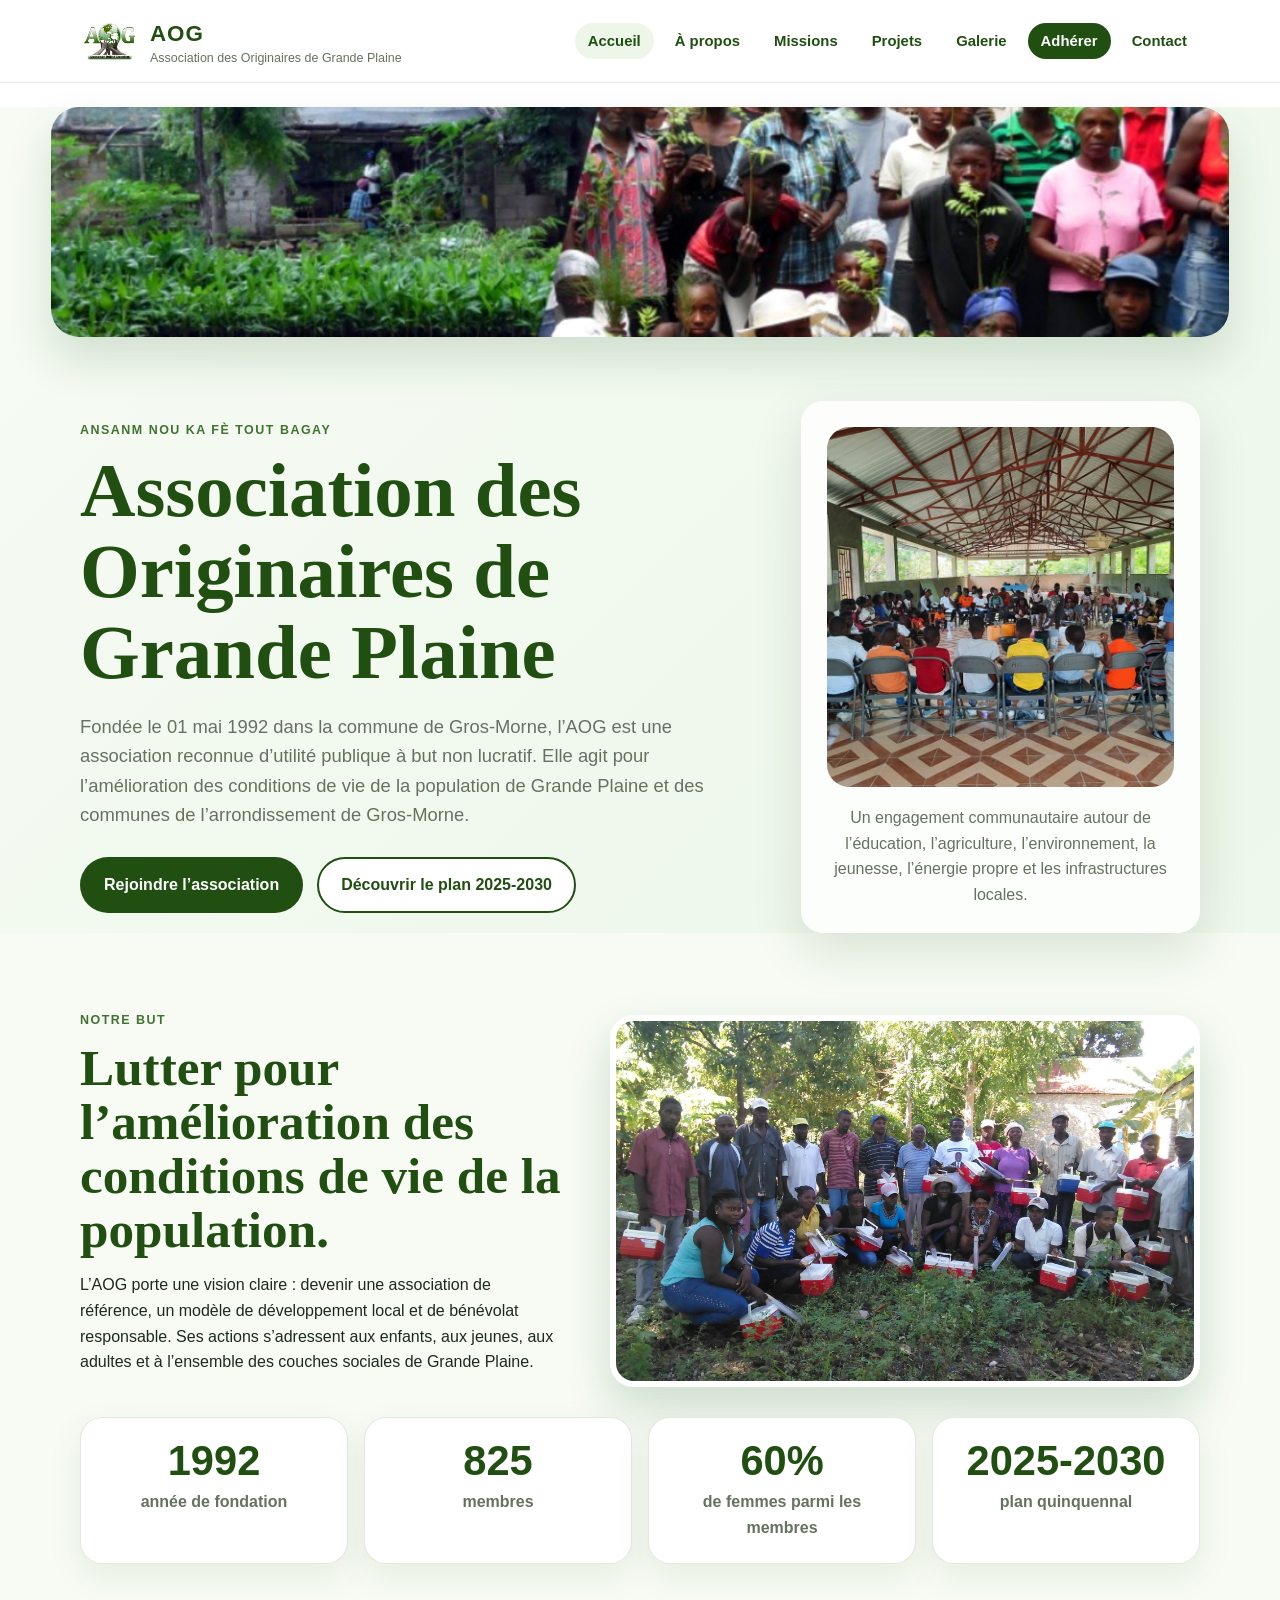
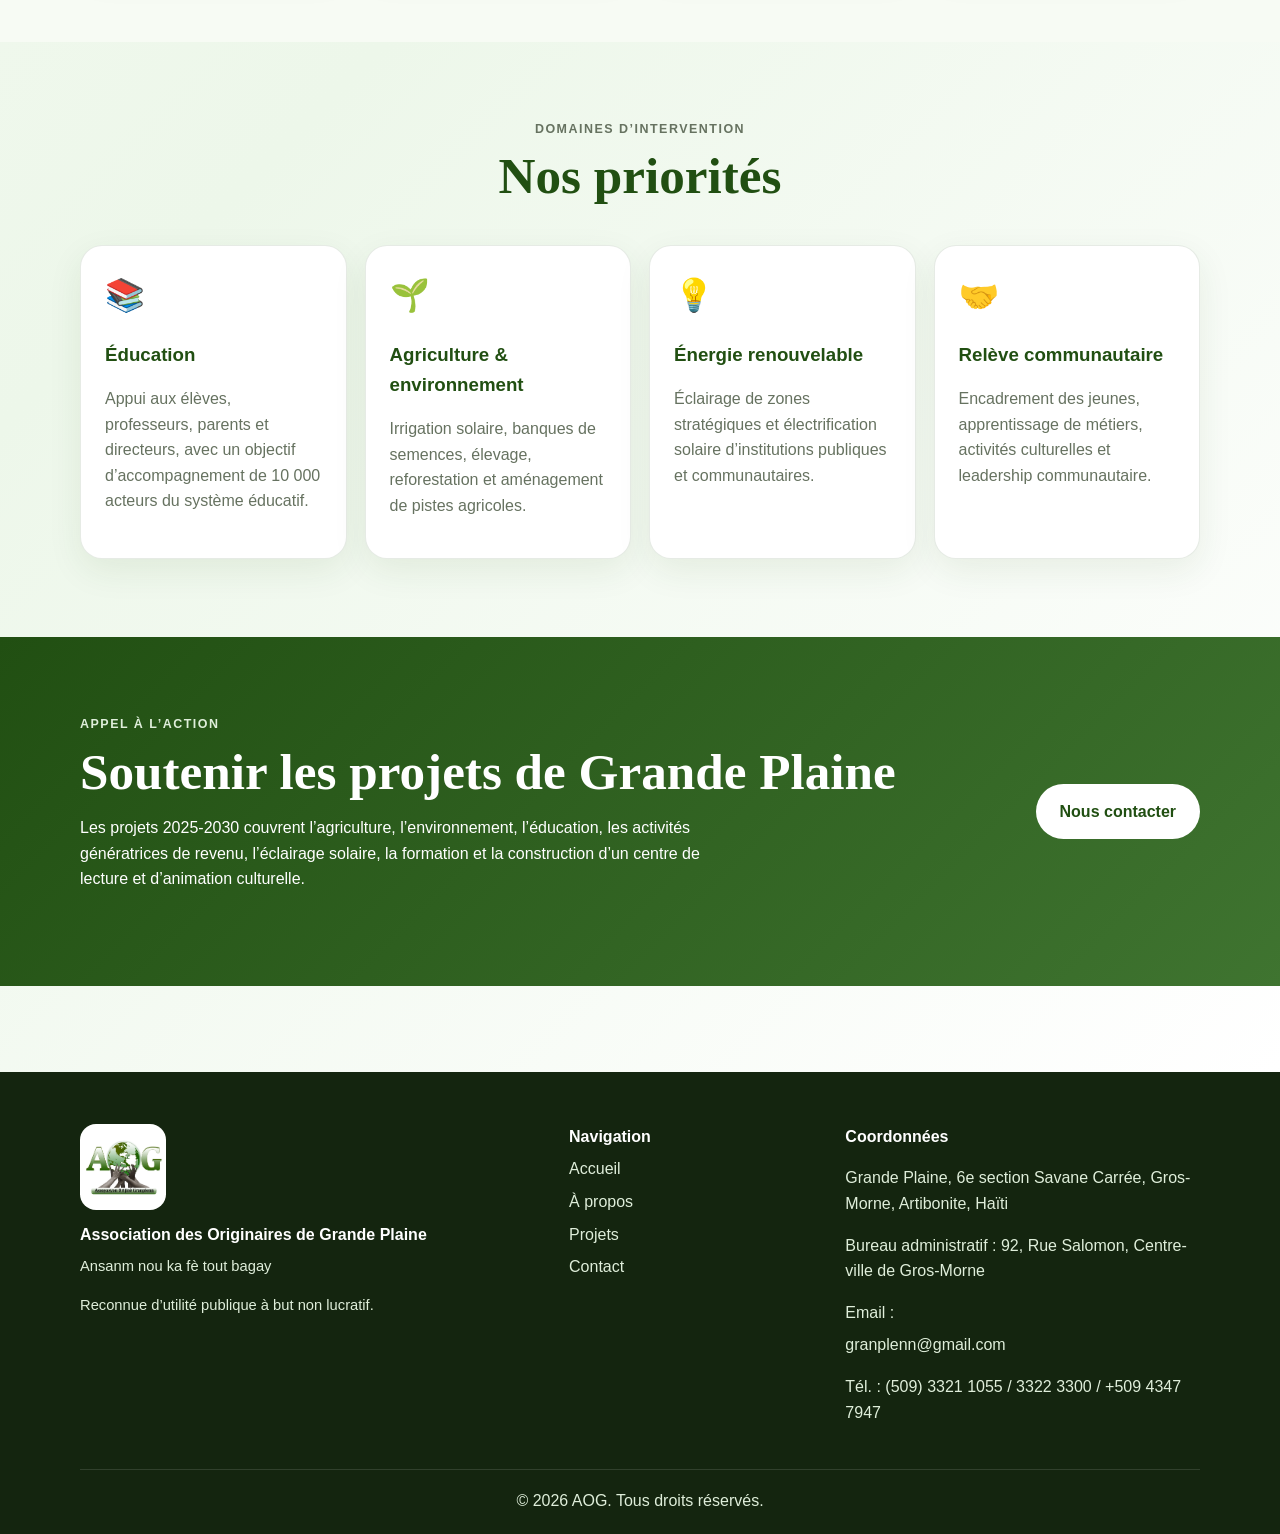
<file: index.html>
<!DOCTYPE html>
<html lang="fr">
<head>
  <meta charset="UTF-8" />
  <meta name="viewport" content="width=device-width, initial-scale=1.0" />
  <title>Association des Originaires de Grande Plaine | AOG</title>
  <meta name="description" content="Site officiel de l’AOG : développement local, solidarité, agriculture, environnement, éducation et jeunesse." />
  <link rel="icon" href="assets/images/logo-aog.jpg" />
  <link rel="stylesheet" href="assets/css/style.css" />
</head>
<body>
<header class="site-header">
  <nav class="navbar container" aria-label="Navigation principale">
    <a class="brand" href="index.html" aria-label="Accueil AOG">
      <img src="assets/images/logo-aog.jpg" alt="Logo AOG" class="brand-logo" />
      <span><strong>AOG</strong><small>Association des Originaires de Grande Plaine</small></span>
    </a>
    <input type="checkbox" id="menu-toggle" class="menu-toggle" aria-label="Ouvrir ou fermer le menu" />
    <label for="menu-toggle" class="menu-button"><span></span><span></span><span></span></label>
    <ul class="nav-links"><li><a href="index.html" class="active">Accueil</a></li><li><a href="views/a-propos.html">À propos</a></li><li><a href="views/missions.html">Missions</a></li><li><a href="views/projets.html">Projets</a></li><li><a href="views/galerie.html">Galerie</a></li><li><a href="views/adhesion.html" class="nav-cta">Adhérer</a></li><li><a href="views/contact.html">Contact</a></li></ul>
  </nav>
</header>
    
    
<main>
<section class="hero">
 <!-- Grande image horizontale en haut -->
  <div class="hero-banner">
    <img src="assets/images/aog_acceuil.jpg" alt="Activité communautaire de l’AOG" />
  </div>
    
  <div class="container hero-grid">
    <div class="hero-content">
        
        <!--<img src="assets/images/aog_acceuil.jpg" alt="activité avec aog" /> -->


      <p class="eyebrow">Ansanm nou ka fè tout bagay</p>
      <h1>Association des Originaires de Grande Plaine</h1>
      <p class="hero-text">Fondée le 01 mai 1992 dans la commune de Gros-Morne, l’AOG est une association reconnue d’utilité publique à but non lucratif. Elle agit pour l’amélioration des conditions de vie de la population de Grande Plaine et des communes de l’arrondissement de Gros-Morne.</p>
      <div class="hero-actions"><a class="btn btn-primary" href="views/adhesion.html">Rejoindre l’association</a><a class="btn btn-secondary" href="views/projets.html">Découvrir le plan 2025-2030</a></div>
    </div>
      
    <!-- <div class="hero-card"><img src="assets/images/logo-aog.jpg" alt="Logo Association des Originaires de Grande Plaine" /><p>Un engagement communautaire autour de l’éducation, l’agriculture, l’environnement, la jeunesse, l’énergie propre et les infrastructures locales.</p></div> -->
      
      
      <div class="hero-card">
        <img src="assets/images/fomasyon.jpg" alt="Membres de la communauté de Grande Plaine" />
        <p>Un engagement communautaire autour de l’éducation, l’agriculture, l’environnement, la jeunesse, l’énergie propre et les infrastructures locales.</p></div>
      
   
  </div>
    
<section class="section section-light">
  <div class="container split split-with-image">
    <div>
      <p class="section-kicker">Notre but</p>
      <h2>Lutter pour l’amélioration des conditions de vie de la population.</h2>
      <p>
        L’AOG porte une vision claire : devenir une association de référence,
        un modèle de développement local et de bénévolat responsable. Ses actions
        s’adressent aux enfants, aux jeunes, aux adultes et à l’ensemble des couches
        sociales de Grande Plaine.
      </p>
    </div>

    <div class="section-image-card">
      <img src="assets/images/konbit_3.jpg" alt="Développement communautaire à Grande Plaine" />
    </div>
  </div>

  <div class="container stats-grid">
    <div class="stat-card"><strong>1992</strong><span>année de fondation</span></div>
    <div class="stat-card"><strong>825</strong><span>membres</span></div>
    <div class="stat-card"><strong>60%</strong><span>de femmes parmi les membres</span></div>
    <div class="stat-card"><strong>2025-2030</strong><span>plan quinquennal</span></div>
  </div>
</section>
    
    
    
    
<section class="section">
    <div class="container">
        <div class="section-heading">
            <p class="section-kicker">Domaines d’intervention</p><h2>Nos priorités</h2>
        </div>
        <div class="cards-grid">
            <article class="card"><span class="card-icon">📚</span><h3>Éducation</h3><p>Appui aux élèves, professeurs, parents et directeurs, avec un objectif d’accompagnement de 10 000 acteurs du système éducatif.</p></article>
            <article class="card"><span class="card-icon">🌱</span><h3>Agriculture & environnement</h3><p>Irrigation solaire, banques de semences, élevage, reforestation et aménagement de pistes agricoles.</p>
            </article>
            <article class="card"><span class="card-icon">💡</span><h3>Énergie renouvelable</h3><p>Éclairage de zones stratégiques et électrification solaire d’institutions publiques et communautaires.</p>
            </article>
            <article class="card"><span class="card-icon">🤝</span><h3>Relève communautaire</h3><p>Encadrement des jeunes, apprentissage de métiers, activités culturelles et leadership communautaire.</p>
            </article>
        </div>
    </div>
    </section>
<section class="section section-green"><div class="container callout"><div><p class="section-kicker light">Appel à l’action</p><h2>Soutenir les projets de Grande Plaine</h2><p>Les projets 2025-2030 couvrent l’agriculture, l’environnement, l’éducation, les activités génératrices de revenu, l’éclairage solaire, la formation et la construction d’un centre de lecture et d’animation culturelle.</p></div><a class="btn btn-white" href="views/contact.html">Nous contacter</a></div></section>

    
</main>
    
    
    
    
    
    
    
    
    
<footer class="site-footer">
  <div class="container footer-grid">
    <div>
      <img src="assets/images/logo-aog.jpg" alt="Logo AOG" class="footer-logo" />
      <strong>Association des Originaires de Grande Plaine</strong>
      <p class="footer-mini">Ansanm nou ka fè tout bagay</p>
      <p class="footer-mini">Reconnue d’utilité publique à but non lucratif.</p>
    </div>
    <div>
      <strong>Navigation</strong>
      <a href="index.html">Accueil</a>
      <a href="views/a-propos.html">À propos</a>
      <a href="views/projets.html">Projets</a>
      <a href="views/contact.html">Contact</a>
    </div>
    <div>
      <strong>Coordonnées</strong>
      <p>Grande Plaine, 6e section Savane Carrée, Gros-Morne, Artibonite, Haïti</p>
      <p>Bureau administratif : 92, Rue Salomon, Centre-ville de Gros-Morne</p>
      <p>Email : <a href="mailto:granplenn@gmail.com">granplenn@gmail.com</a></p>
      <p>Tél. : (509) 3321 1055 / 3322 3300 / +509 4347 7947</p>
    </div>
  </div>
  <p class="copyright">© <span id="current-year"></span> AOG. Tous droits réservés.</p>
</footer>
<script>document.getElementById('current-year').textContent = new Date().getFullYear();</script>
</body>
</html>
</file>
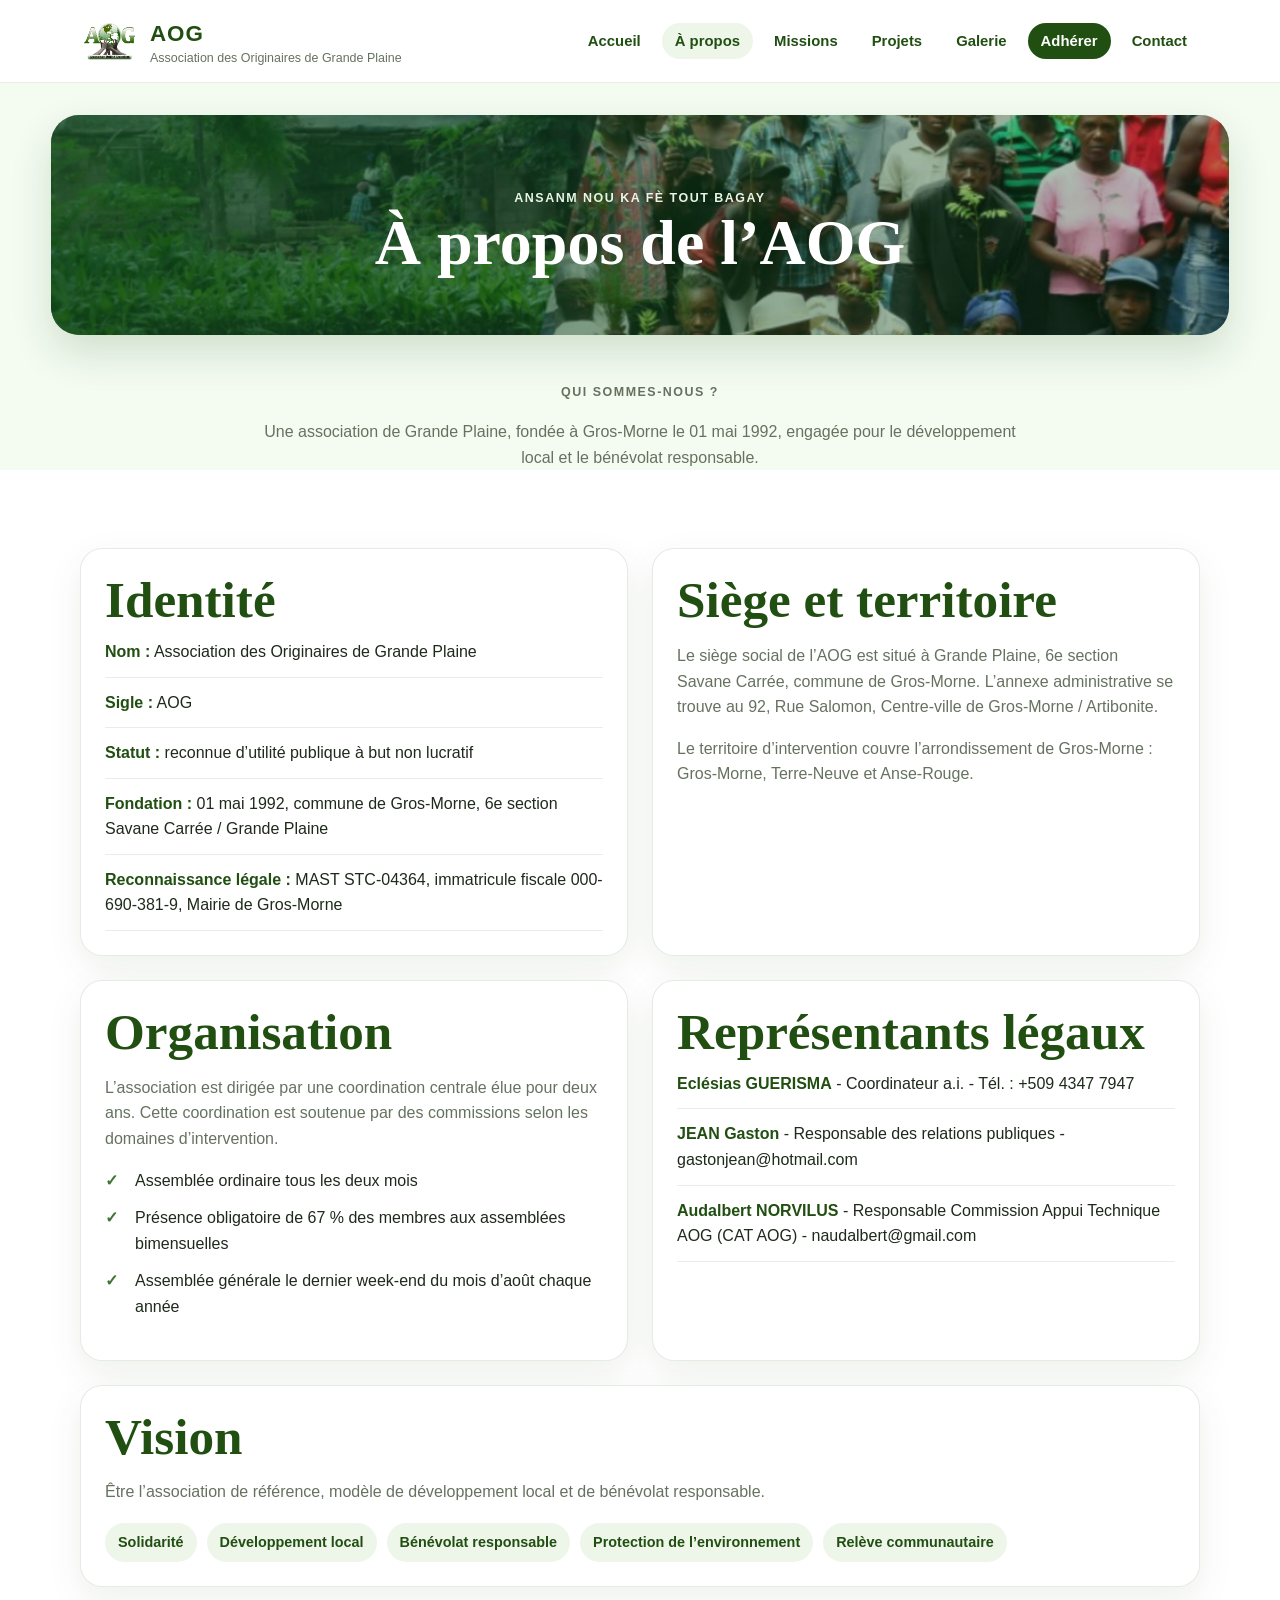
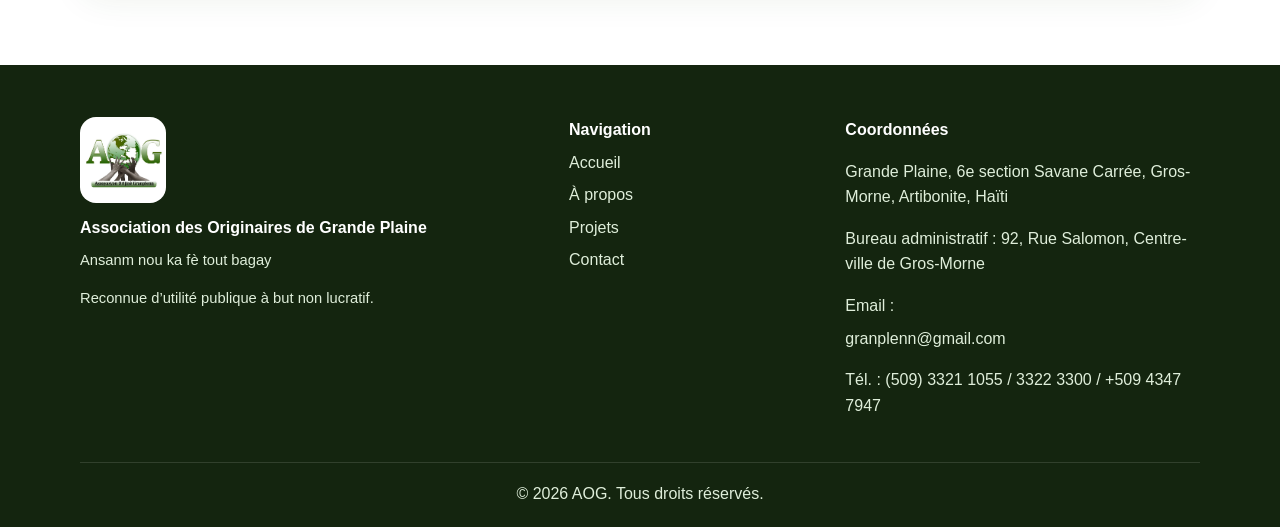
<file: views/a-propos.html>
<!DOCTYPE html>
<html lang="fr">
<head>
  <meta charset="UTF-8" />
  <meta name="viewport" content="width=device-width, initial-scale=1.0" />
  <title>À propos | AOG</title>
  <meta name="description" content="Présentation officielle de l’Association des Originaires de Grande Plaine." />
  <link rel="icon" href="../assets/images/logo-aog.jpg" />
  <link rel="stylesheet" href="../assets/css/style.css" />
</head>
<body>
<header class="site-header">
  <nav class="navbar container" aria-label="Navigation principale">
    <a class="brand" href="../index.html" aria-label="Accueil AOG">
      <img src="../assets/images/logo-aog.jpg" alt="Logo AOG" class="brand-logo" />
      <span><strong>AOG</strong><small>Association des Originaires de Grande Plaine</small></span>
    </a>
    <input type="checkbox" id="menu-toggle" class="menu-toggle" aria-label="Ouvrir ou fermer le menu" />
    <label for="menu-toggle" class="menu-button"><span></span><span></span><span></span></label>
    <ul class="nav-links"><li><a href="../index.html">Accueil</a></li><li><a href="a-propos.html" class="active">À propos</a></li><li><a href="missions.html">Missions</a></li><li><a href="projets.html">Projets</a></li><li><a href="galerie.html">Galerie</a></li><li><a href="adhesion.html" class="nav-cta">Adhérer</a></li><li><a href="contact.html">Contact</a></li></ul>
  </nav>
</header>
    
<main>
    
<section class="page-hero">
  <div class="page-hero-banner"> 
    <img src="../assets/images/aog_acceuil.jpg" alt="Activité communautaire de l’AOG" />
    <div class="page-hero-overlay">
      <p class="eyebrow">Ansanm nou ka fè tout bagay</p>
      <h1>À propos de l’AOG</h1>
    </div>
  </div>
    
    <div class="container"><p class="eyebrow">Qui sommes-nous ?</p>
    <p>Une association de Grande Plaine, fondée à Gros-Morne le 01 mai 1992, engagée pour le développement local et le bénévolat responsable.</p>
    </div>
    
</section>
    
    
<section class="section">
    <div class="container content-grid">
        <article class="content-card"><h2>Identité</h2><ul class="info-list"><li><strong>Nom :</strong> Association des Originaires de Grande Plaine</li><li><strong>Sigle :</strong> AOG</li><li><strong>Statut :</strong> reconnue d’utilité publique à but non lucratif</li><li><strong>Fondation :</strong> 01 mai 1992, commune de Gros-Morne, 6e section Savane Carrée / Grande Plaine</li><li><strong>Reconnaissance légale :</strong> MAST STC-04364, immatricule fiscale 000-690-381-9, Mairie de Gros-Morne</li></ul>
        </article>
        <article class="content-card"><h2>Siège et territoire</h2><p>Le siège social de l’AOG est situé à Grande Plaine, 6e section Savane Carrée, commune de Gros-Morne. L’annexe administrative se trouve au 92, Rue Salomon, Centre-ville de Gros-Morne / Artibonite.</p><p>Le territoire d’intervention couvre l’arrondissement de Gros-Morne : Gros-Morne, Terre-Neuve et Anse-Rouge.</p>
        </article>
        <article class="content-card"><h2>Organisation</h2><p>L’association est dirigée par une coordination centrale élue pour deux ans. Cette coordination est soutenue par des commissions selon les domaines d’intervention.</p><ul class="list-check"><li>Assemblée ordinaire tous les deux mois</li><li>Présence obligatoire de 67 % des membres aux assemblées bimensuelles</li><li>Assemblée générale le dernier week-end du mois d’août chaque année</li></ul>
        </article>
        <article class="content-card"><h2>Représentants légaux</h2><ul class="info-list"><li><strong>Eclésias GUERISMA</strong> - Coordinateur a.i. - Tél. : +509 4347 7947</li><li><strong>JEAN Gaston</strong> - Responsable des relations publiques - gastonjean@hotmail.com</li><li><strong>Audalbert NORVILUS</strong> - Responsable Commission Appui Technique AOG (CAT AOG) - naudalbert@gmail.com</li></ul>
        </article>
        <article class="content-card full-width"><h2>Vision</h2><p>Être l’association de référence, modèle de développement local et de bénévolat responsable.</p><div class="badge-list"><span class="badge">Solidarité</span><span class="badge">Développement local</span><span class="badge">Bénévolat responsable</span><span class="badge">Protection de l’environnement</span><span class="badge">Relève communautaire</span></div>
        </article></div>
    
</section>
</main>
    
    
    
<footer class="site-footer">
  <div class="container footer-grid">
    <div>
      <img src="../assets/images/logo-aog.jpg" alt="Logo AOG" class="footer-logo" />
      <strong>Association des Originaires de Grande Plaine</strong>
      <p class="footer-mini">Ansanm nou ka fè tout bagay</p>
      <p class="footer-mini">Reconnue d’utilité publique à but non lucratif.</p>
    </div>
    <div>
      <strong>Navigation</strong>
      <a href="../index.html">Accueil</a>
      <a href="../views/a-propos.html">À propos</a>
      <a href="../views/projets.html">Projets</a>
      <a href="../views/contact.html">Contact</a>
    </div>
    <div>
      <strong>Coordonnées</strong>
      <p>Grande Plaine, 6e section Savane Carrée, Gros-Morne, Artibonite, Haïti</p>
      <p>Bureau administratif : 92, Rue Salomon, Centre-ville de Gros-Morne</p>
      <p>Email : <a href="mailto:granplenn@gmail.com">granplenn@gmail.com</a></p>
      <p>Tél. : (509) 3321 1055 / 3322 3300 / +509 4347 7947</p>
    </div>
  </div>
  <p class="copyright">© <span id="current-year"></span> AOG. Tous droits réservés.</p>
</footer>
<script>document.getElementById('current-year').textContent = new Date().getFullYear();</script>
</body>
</html>
</file>
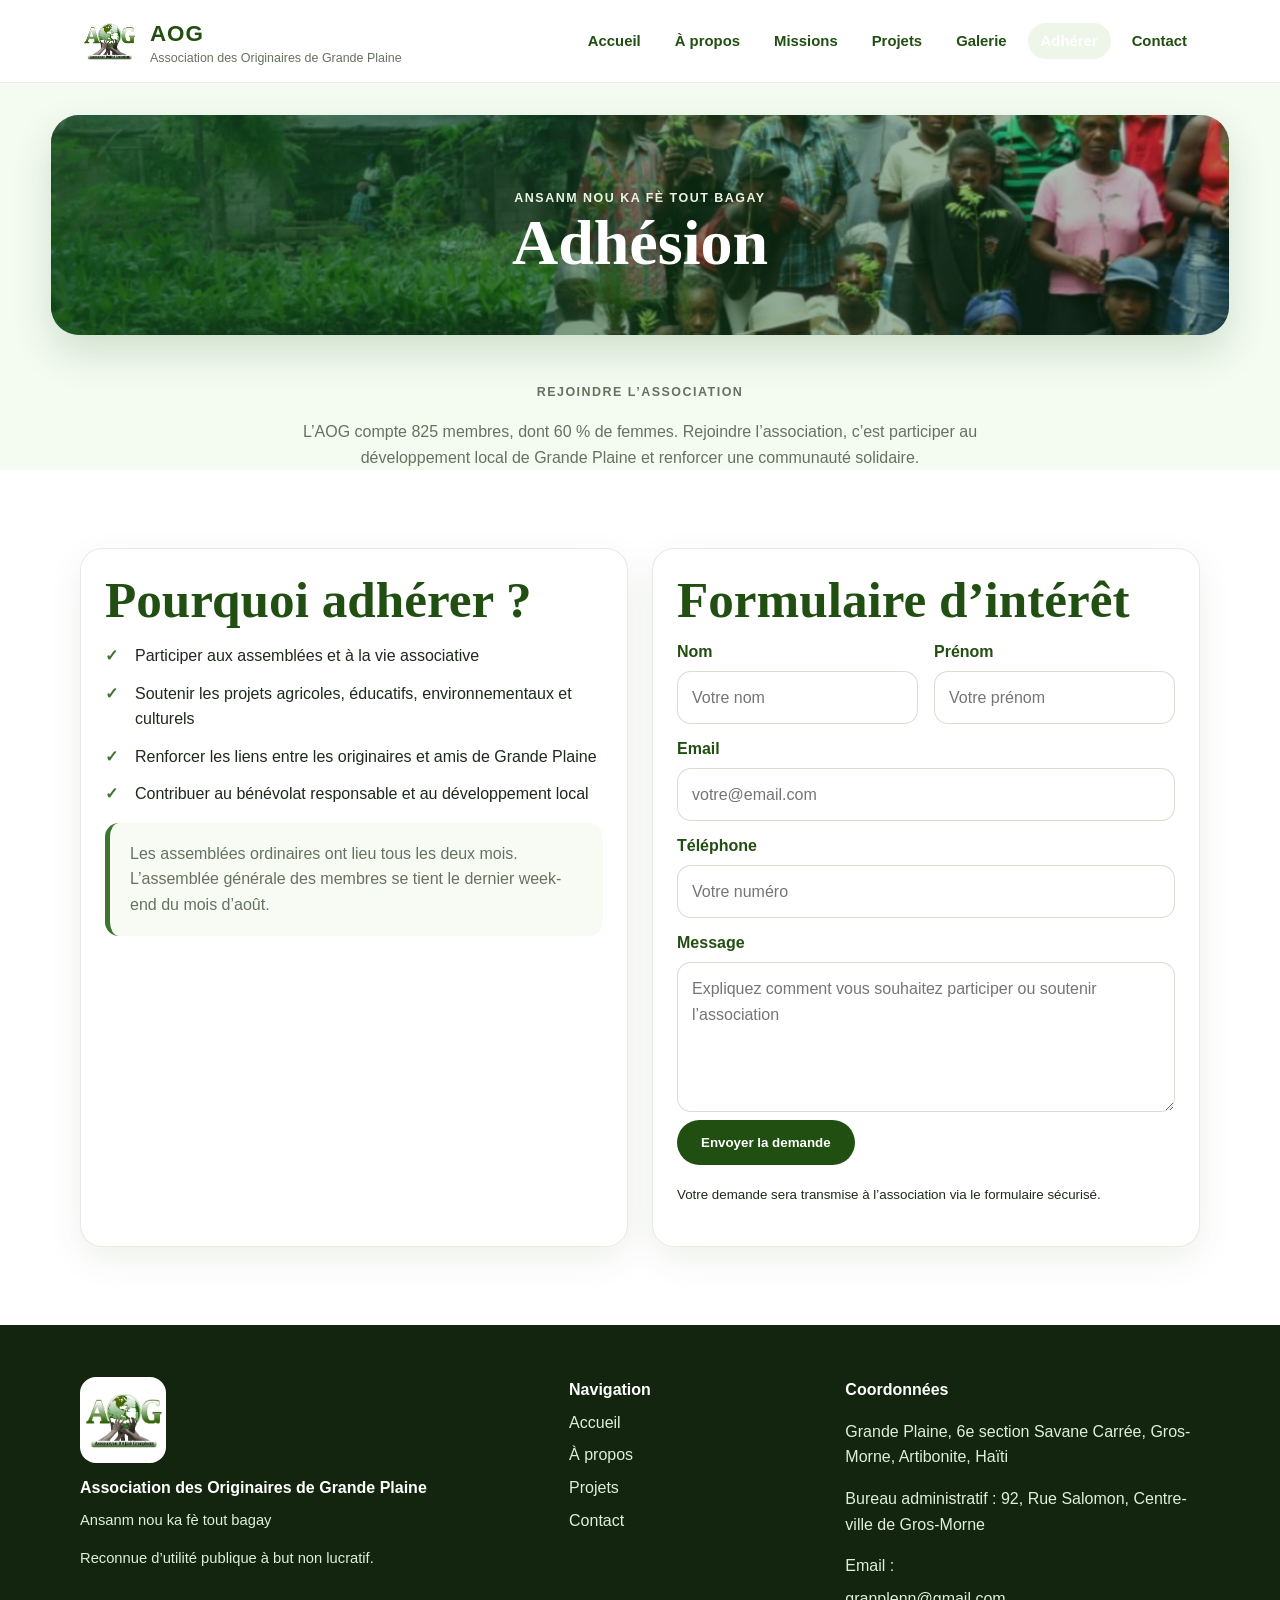
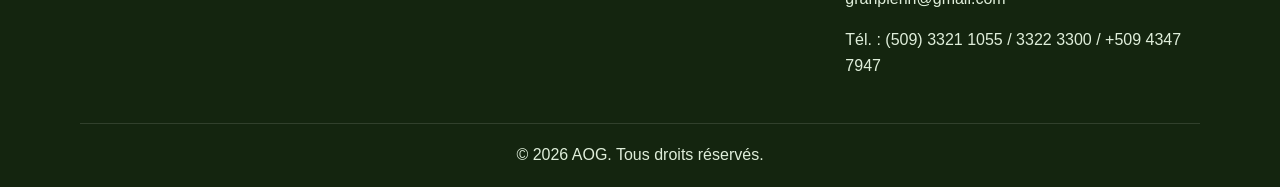
<file: views/adhesion.html>
<!DOCTYPE html>
<html lang="fr">
<head>
  <meta charset="UTF-8" />
  <meta name="viewport" content="width=device-width, initial-scale=1.0" />
  <title>Adhésion | AOG</title>
  <meta name="description" content="Rejoindre l’Association des Originaires de Grande Plaine." />
  <link rel="icon" href="../assets/images/logo-aog.jpg" />
  <link rel="stylesheet" href="../assets/css/style.css" />
</head>
<body>
<header class="site-header">
  <nav class="navbar container" aria-label="Navigation principale">
    <a class="brand" href="../index.html" aria-label="Accueil AOG">
      <img src="../assets/images/logo-aog.jpg" alt="Logo AOG" class="brand-logo" />
      <span><strong>AOG</strong><small>Association des Originaires de Grande Plaine</small></span>
    </a>
    <input type="checkbox" id="menu-toggle" class="menu-toggle" aria-label="Ouvrir ou fermer le menu" />
    <label for="menu-toggle" class="menu-button"><span></span><span></span><span></span></label>
    <ul class="nav-links"><li><a href="../index.html">Accueil</a></li><li><a href="a-propos.html">À propos</a></li><li><a href="missions.html">Missions</a></li><li><a href="projets.html">Projets</a></li><li><a href="galerie.html">Galerie</a></li><li><a href="adhesion.html" class="nav-cta active">Adhérer</a></li><li><a href="contact.html">Contact</a></li></ul>
  </nav>
</header>
    
    
<main>
<section class="page-hero">
    <div class="page-hero-banner"> 
    <img src="../assets/images/aog_acceuil.jpg" alt="Activité communautaire de l’AOG" />
    <div class="page-hero-overlay">
      <p class="eyebrow">Ansanm nou ka fè tout bagay</p>
        <h1>Adhésion</h1>
    </div>
  </div>
    
    <div class="container">
    <p class="eyebrow">Rejoindre l’association</p>
        <p>L’AOG compte 825 membres, dont 60 % de femmes. Rejoindre l’association, c’est participer au développement local de Grande Plaine et renforcer une communauté solidaire.</p></div>
    
</section>
<section class="section">
    <div class="container content-grid">
        <article class="content-card"><h2>Pourquoi adhérer ?</h2><ul class="list-check"><li>Participer aux assemblées et à la vie associative</li><li>Soutenir les projets agricoles, éducatifs, environnementaux et culturels</li><li>Renforcer les liens entre les originaires et amis de Grande Plaine</li><li>Contribuer au bénévolat responsable et au développement local</li></ul><p class="notice">Les assemblées ordinaires ont lieu tous les deux mois. L’assemblée générale des membres se tient le dernier week-end du mois d’août.</p>
        </article>
        
      <form class="form-card" action="https://formspree.io/f/mojzynln" method="POST">
          <h2>Formulaire d’intérêt</h2>

          <div class="form-row">
            <div>
              <label for="nom">Nom</label>
              <input id="nom" name="nom" type="text" placeholder="Votre nom" required>
            </div>

            <div>
              <label for="prenom">Prénom</label>
              <input id="prenom" name="prenom" type="text" placeholder="Votre prénom" required>
            </div>
          </div>

          <label for="email">Email</label>
          <input id="email" name="email" type="email" placeholder="votre@email.com" required>

          <label for="telephone">Téléphone</label>
          <input id="telephone" name="telephone" type="tel" placeholder="Votre numéro">

          <label for="message">Message</label>
          <textarea id="message" name="message" placeholder="Expliquez comment vous souhaitez participer ou soutenir l’association" required></textarea>

          <button class="btn btn-primary" type="submit">Envoyer la demande</button>

          <p>
            <small>
              Votre demande sera transmise à l’association via le formulaire sécurisé.
            </small>
          </p>
        </form>
        
        
    </div>
    
    </section>
</main>
<footer class="site-footer">
  <div class="container footer-grid">
    <div>
      <img src="../assets/images/logo-aog.jpg" alt="Logo AOG" class="footer-logo" />
      <strong>Association des Originaires de Grande Plaine</strong>
      <p class="footer-mini">Ansanm nou ka fè tout bagay</p>
      <p class="footer-mini">Reconnue d’utilité publique à but non lucratif.</p>
    </div>
    <div>
      <strong>Navigation</strong>
      <a href="../index.html">Accueil</a>
      <a href="../views/a-propos.html">À propos</a>
      <a href="../views/projets.html">Projets</a>
      <a href="../views/contact.html">Contact</a>
    </div>
    <div>
      <strong>Coordonnées</strong>
      <p>Grande Plaine, 6e section Savane Carrée, Gros-Morne, Artibonite, Haïti</p>
      <p>Bureau administratif : 92, Rue Salomon, Centre-ville de Gros-Morne</p>
      <p>Email : <a href="mailto:granplenn@gmail.com">granplenn@gmail.com</a></p>
      <p>Tél. : (509) 3321 1055 / 3322 3300 / +509 4347 7947</p>
    </div>
  </div>
  <p class="copyright">© <span id="current-year"></span> AOG. Tous droits réservés.</p>
</footer>
<script>document.getElementById('current-year').textContent = new Date().getFullYear();</script>
</body>
</html>
</file>
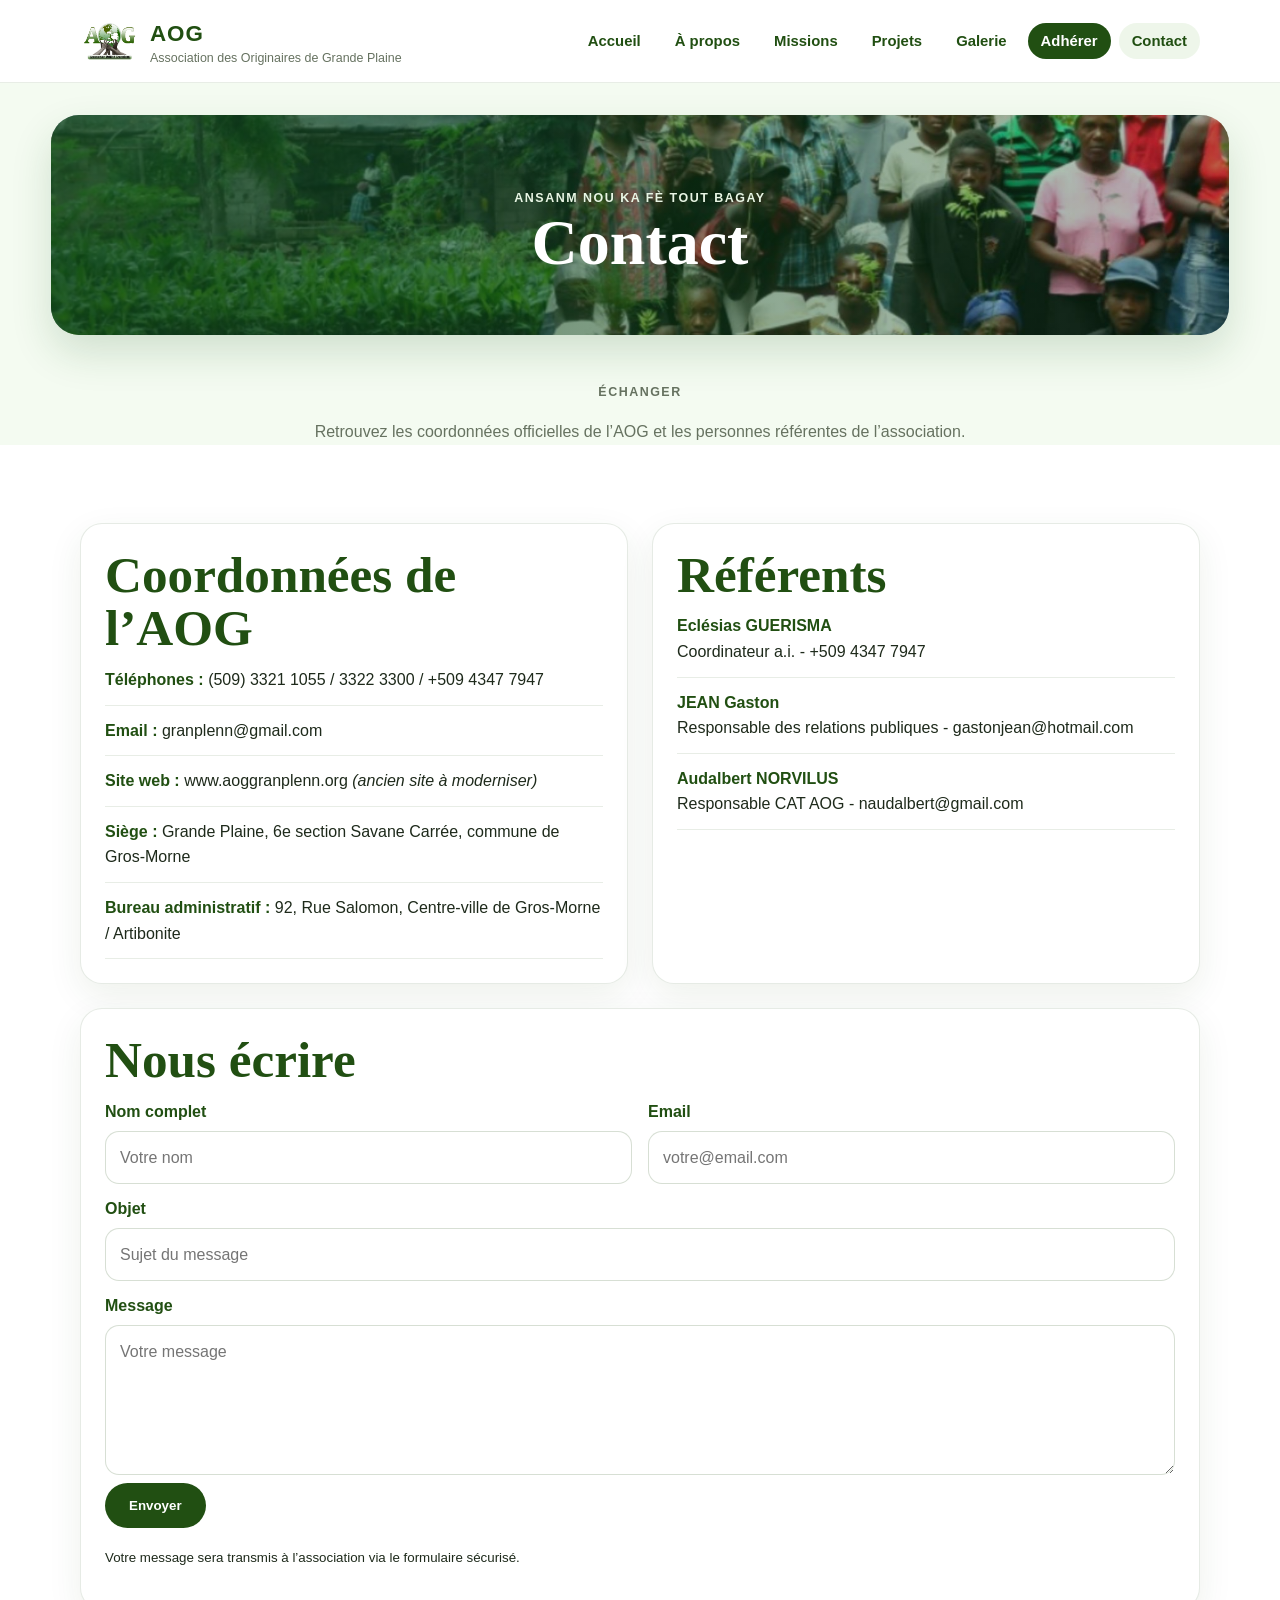
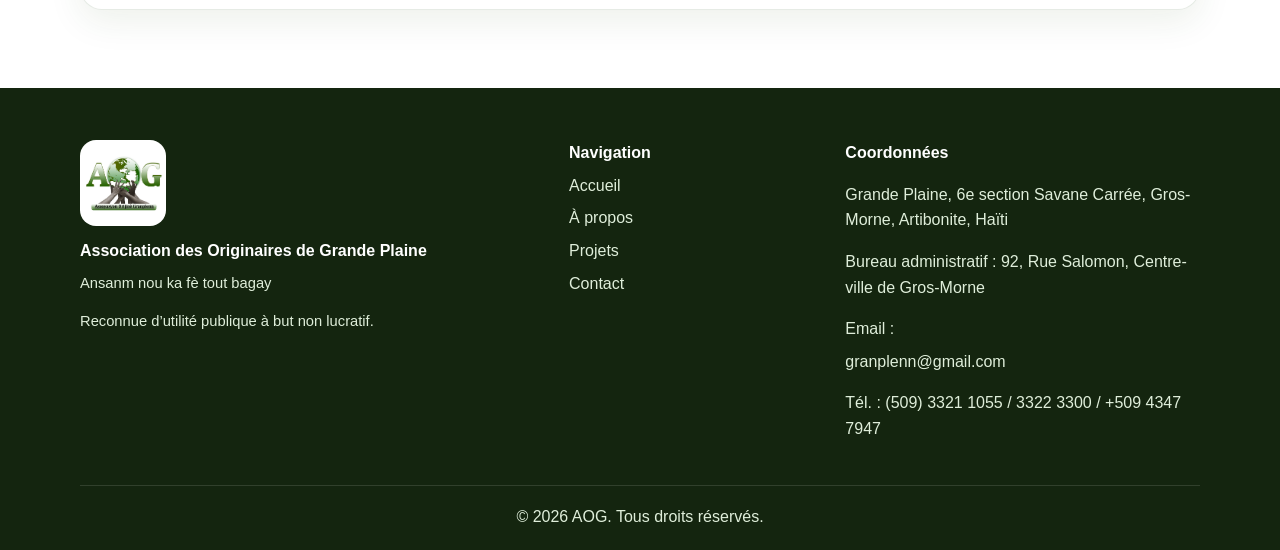
<file: views/contact.html>
<!DOCTYPE html>
<html lang="fr">
<head>
  <meta charset="UTF-8" />
  <meta name="viewport" content="width=device-width, initial-scale=1.0" />
  <title>Contact | AOG</title>
  <meta name="description" content="Coordonnées et contacts de l’AOG." />
  <link rel="icon" href="../assets/images/logo-aog.jpg" />
  <link rel="stylesheet" href="../assets/css/style.css" />
</head>
<body>
<header class="site-header">
  <nav class="navbar container" aria-label="Navigation principale">
    <a class="brand" href="../index.html" aria-label="Accueil AOG">
      <img src="../assets/images/logo-aog.jpg" alt="Logo AOG" class="brand-logo" />
      <span><strong>AOG</strong><small>Association des Originaires de Grande Plaine</small></span>
    </a>
    <input type="checkbox" id="menu-toggle" class="menu-toggle" aria-label="Ouvrir ou fermer le menu" />
    <label for="menu-toggle" class="menu-button"><span></span><span></span><span></span></label>
    <ul class="nav-links"><li><a href="../index.html">Accueil</a></li><li><a href="a-propos.html">À propos</a></li><li><a href="missions.html">Missions</a></li><li><a href="projets.html">Projets</a></li><li><a href="galerie.html">Galerie</a></li><li><a href="adhesion.html" class="nav-cta">Adhérer</a></li><li><a href="contact.html" class="active">Contact</a></li></ul>
  </nav>
</header>
    
    
<main>
<section class="page-hero">
    
    <div class="page-hero-banner"> 
    <img src="../assets/images/aog_acceuil.jpg" alt="Activité communautaire de l’AOG" />
    <div class="page-hero-overlay">
      <p class="eyebrow">Ansanm nou ka fè tout bagay</p>
        <h1>Contact</h1>
    </div>
  </div>
    
    <div class="container"><p class="eyebrow">Échanger</p>
        <p>Retrouvez les coordonnées officielles de l’AOG et les personnes référentes de l’association.</p>
    </div>
</section>
    
<section class="section">
    <div class="container content-grid">
        <article class="contact-card"><h2>Coordonnées de l’AOG</h2><ul class="info-list"><li><strong>Téléphones :</strong> (509) 3321 1055 / 3322 3300 / +509 4347 7947</li><li><strong>Email :</strong> <a href="mailto:granplenn@gmail.com">granplenn@gmail.com</a></li><li><strong>Site web :</strong> www.aoggranplenn.org <em>(ancien site à moderniser)</em></li><li><strong>Siège :</strong> Grande Plaine, 6e section Savane Carrée, commune de Gros-Morne</li><li><strong>Bureau administratif :</strong> 92, Rue Salomon, Centre-ville de Gros-Morne / Artibonite</li></ul>
        </article>
        <article class="contact-card"><h2>Référents</h2><ul class="info-list"><li><strong>Eclésias GUERISMA</strong><br>Coordinateur a.i. - +509 4347 7947</li><li><strong>JEAN Gaston</strong><br>Responsable des relations publiques - <a href="mailto:gastonjean@hotmail.com">gastonjean@hotmail.com</a></li><li><strong>Audalbert NORVILUS</strong><br>Responsable CAT AOG - <a href="mailto:naudalbert@gmail.com">naudalbert@gmail.com</a></li></ul>
        </article>
        
        
        <form class="form-card full-width" action="https://formspree.io/f/xdavyllo" method="POST">
          <h2>Nous écrire</h2>

          <div class="form-row">
            <div>
              <label for="nom">Nom complet</label>
              <input id="nom" name="nom" type="text" placeholder="Votre nom" required>
            </div>

            <div>
              <label for="email">Email</label>
              <input id="email" name="email" type="email" placeholder="votre@email.com" required>
            </div>
          </div>

          <label for="objet">Objet</label>
          <input id="objet" name="objet" type="text" placeholder="Sujet du message" required>

          <label for="message">Message</label>
          <textarea id="message" name="message" placeholder="Votre message" required></textarea>

          <button class="btn btn-primary" type="submit">Envoyer</button>

          <p>
            <small>
              Votre message sera transmis à l’association via le formulaire sécurisé.
            </small>
          </p>
        </form>
        
    </div>
    </section>
</main>
    
    
<footer class="site-footer">
  <div class="container footer-grid">
    <div>
      <img src="../assets/images/logo-aog.jpg" alt="Logo AOG" class="footer-logo" />
      <strong>Association des Originaires de Grande Plaine</strong>
      <p class="footer-mini">Ansanm nou ka fè tout bagay</p>
      <p class="footer-mini">Reconnue d’utilité publique à but non lucratif.</p>
    </div>
    <div>
      <strong>Navigation</strong>
      <a href="../index.html">Accueil</a>
      <a href="../views/a-propos.html">À propos</a>
      <a href="../views/projets.html">Projets</a>
      <a href="../views/contact.html">Contact</a>
    </div>
    <div>
      <strong>Coordonnées</strong>
      <p>Grande Plaine, 6e section Savane Carrée, Gros-Morne, Artibonite, Haïti</p>
      <p>Bureau administratif : 92, Rue Salomon, Centre-ville de Gros-Morne</p>
      <p>Email : <a href="mailto:granplenn@gmail.com">granplenn@gmail.com</a></p>
      <p>Tél. : (509) 3321 1055 / 3322 3300 / +509 4347 7947</p>
    </div>
  </div>
  <p class="copyright">© <span id="current-year"></span> AOG. Tous droits réservés.</p>
</footer>
<script>document.getElementById('current-year').textContent = new Date().getFullYear();</script>
</body>
</html>
</file>
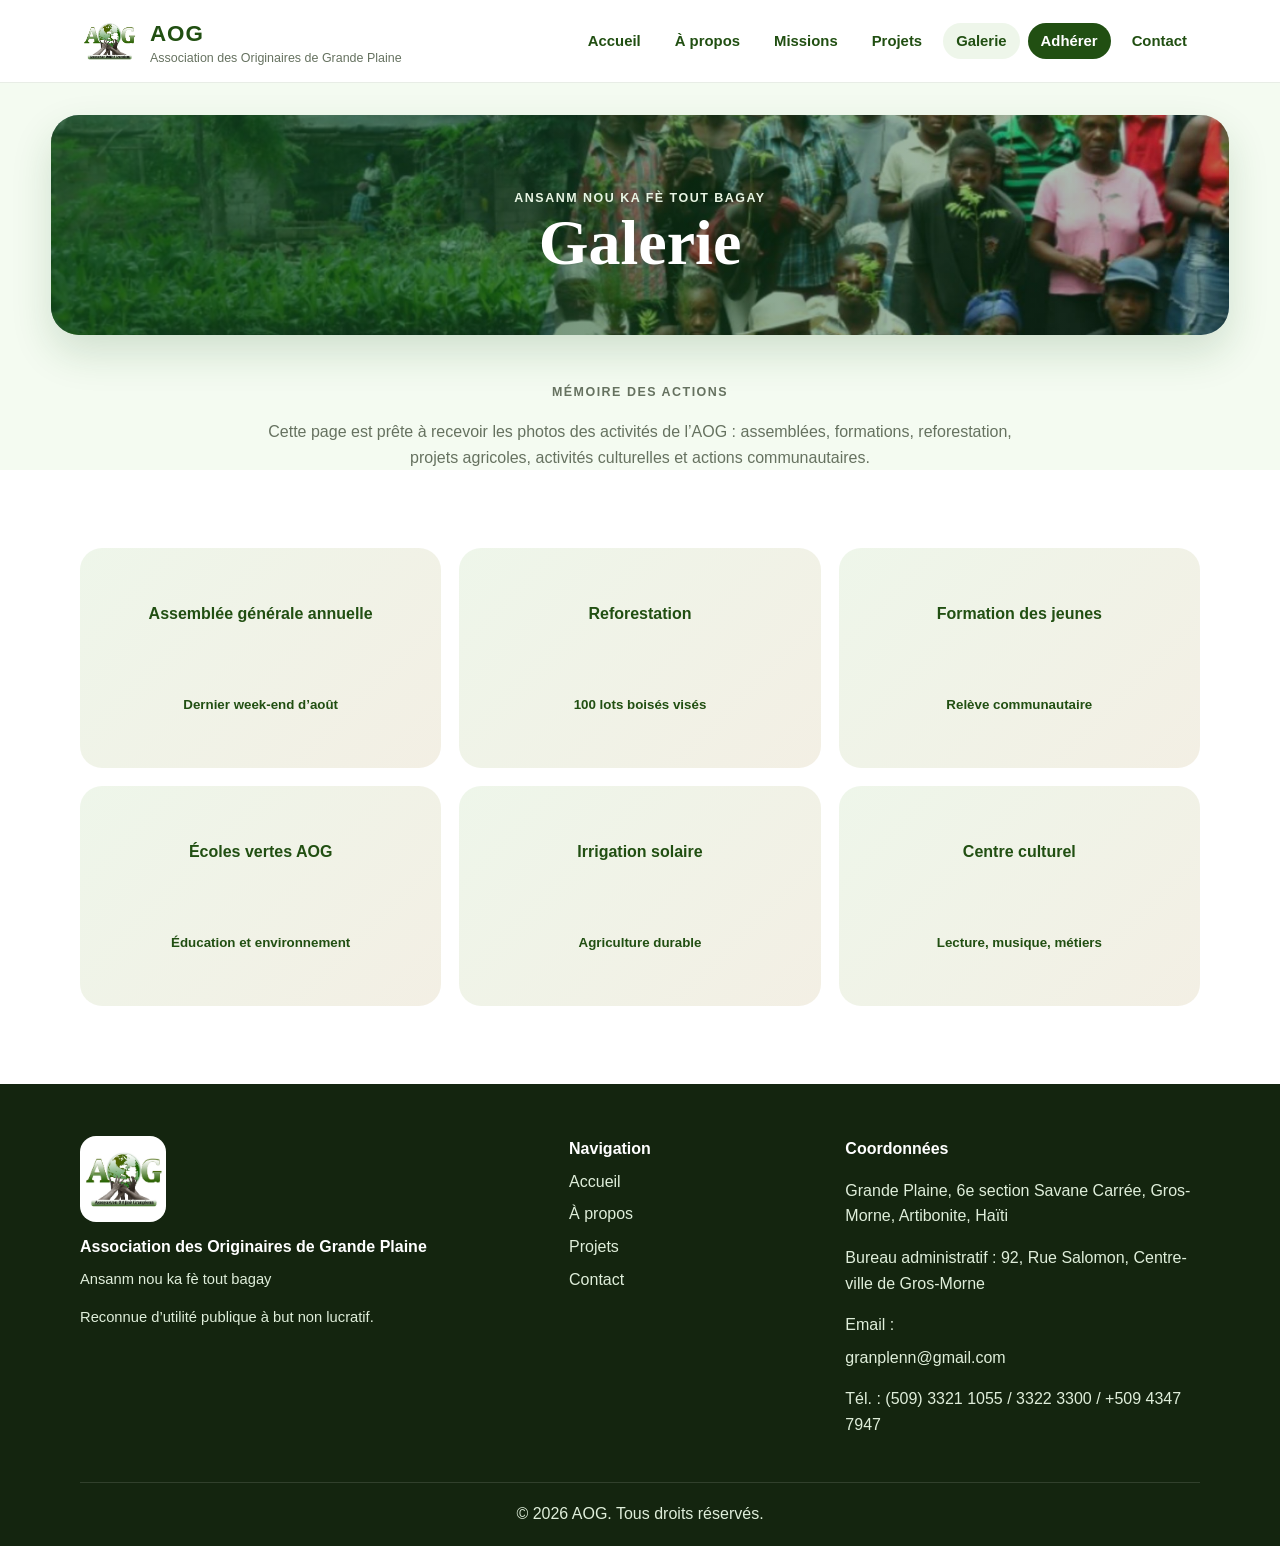
<file: views/galerie.html>
<!DOCTYPE html>
<html lang="fr">
<head>
  <meta charset="UTF-8" />
  <meta name="viewport" content="width=device-width, initial-scale=1.0" />
  <title>Galerie | AOG</title>
  <meta name="description" content="Galerie des actions de l’AOG." />
  <link rel="icon" href="../assets/images/logo-aog.jpg" />
  <link rel="stylesheet" href="../assets/css/style.css" />
</head>
<body>
<header class="site-header">
  <nav class="navbar container" aria-label="Navigation principale">
    <a class="brand" href="../index.html" aria-label="Accueil AOG">
      <img src="../assets/images/logo-aog.jpg" alt="Logo AOG" class="brand-logo" />
      <span><strong>AOG</strong><small>Association des Originaires de Grande Plaine</small></span>
    </a>
    <input type="checkbox" id="menu-toggle" class="menu-toggle" aria-label="Ouvrir ou fermer le menu" />
    <label for="menu-toggle" class="menu-button"><span></span><span></span><span></span></label>
    <ul class="nav-links"><li><a href="../index.html">Accueil</a></li><li><a href="a-propos.html">À propos</a></li><li><a href="missions.html">Missions</a></li><li><a href="projets.html">Projets</a></li><li><a href="galerie.html" class="active">Galerie</a></li><li><a href="adhesion.html" class="nav-cta">Adhérer</a></li><li><a href="contact.html">Contact</a></li></ul>
  </nav>
</header>
    
<main>
<section class="page-hero">
     
    <div class="page-hero-banner"> 
    <img src="../assets/images/aog_acceuil.jpg" alt="Activité communautaire de l’AOG" />
    <div class="page-hero-overlay">
      <p class="eyebrow">Ansanm nou ka fè tout bagay</p>
        <h1>Galerie</h1>
    </div>
  </div>
    
    <div class="container">
        <p class="eyebrow">Mémoire des actions</p>
        <p>Cette page est prête à recevoir les photos des activités de l’AOG : assemblées, formations, reforestation, projets agricoles, activités culturelles et actions communautaires.</p>
    </div>
    
</section>
<section class="section">
    <div class="container gallery-grid"><div class="gallery-placeholder">Assemblée générale annuelle<br><small>Dernier week-end d’août</small></div><div class="gallery-placeholder">Reforestation<br><small>100 lots boisés visés</small></div><div class="gallery-placeholder">Formation des jeunes<br><small>Relève communautaire</small></div><div class="gallery-placeholder">Écoles vertes AOG<br><small>Éducation et environnement</small></div><div class="gallery-placeholder">Irrigation solaire<br><small>Agriculture durable</small></div><div class="gallery-placeholder">Centre culturel<br><small>Lecture, musique, métiers</small></div>
    </div>
    </section>
    
<!-- <section class="section section-light"><div class="container"><p class="notice">Pour compléter cette page, place les photos dans le dossier <strong>assets/images/</strong>, puis remplace chaque bloc par une balise image, par exemple : <code>&lt;img src="../assets/images/nom-photo.jpg" alt="Description de la photo"&gt;</code>.</p></div></section> -->
    
</main>
    
    
<footer class="site-footer">
  <div class="container footer-grid">
    <div>
      <img src="../assets/images/logo-aog.jpg" alt="Logo AOG" class="footer-logo" />
      <strong>Association des Originaires de Grande Plaine</strong>
      <p class="footer-mini">Ansanm nou ka fè tout bagay</p>
      <p class="footer-mini">Reconnue d’utilité publique à but non lucratif.</p>
    </div>
    <div>
      <strong>Navigation</strong>
      <a href="../index.html">Accueil</a>
      <a href="../views/a-propos.html">À propos</a>
      <a href="../views/projets.html">Projets</a>
      <a href="../views/contact.html">Contact</a>
    </div>
    <div>
      <strong>Coordonnées</strong>
      <p>Grande Plaine, 6e section Savane Carrée, Gros-Morne, Artibonite, Haïti</p>
      <p>Bureau administratif : 92, Rue Salomon, Centre-ville de Gros-Morne</p>
      <p>Email : <a href="mailto:granplenn@gmail.com">granplenn@gmail.com</a></p>
      <p>Tél. : (509) 3321 1055 / 3322 3300 / +509 4347 7947</p>
    </div>
  </div>
  <p class="copyright">© <span id="current-year"></span> AOG. Tous droits réservés.</p>
</footer>
<script>document.getElementById('current-year').textContent = new Date().getFullYear();</script>
</body>
</html>
</file>
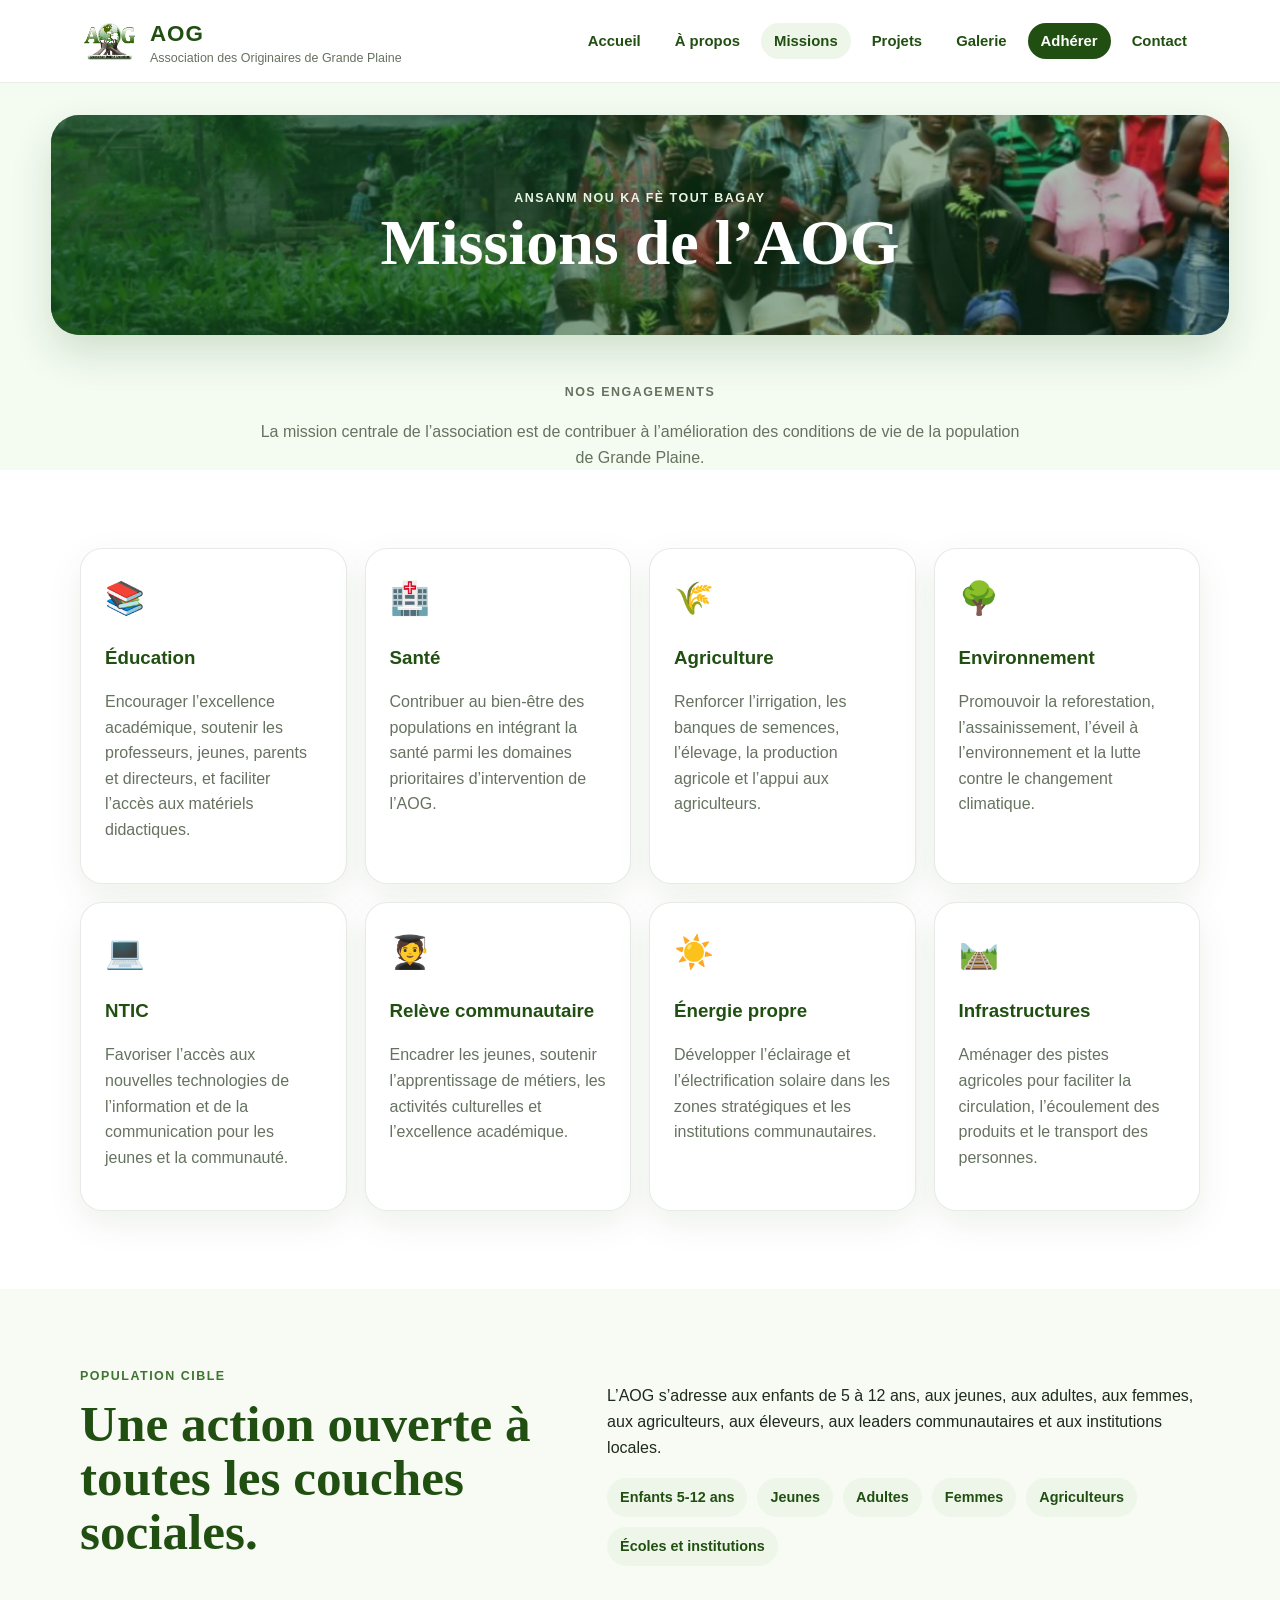
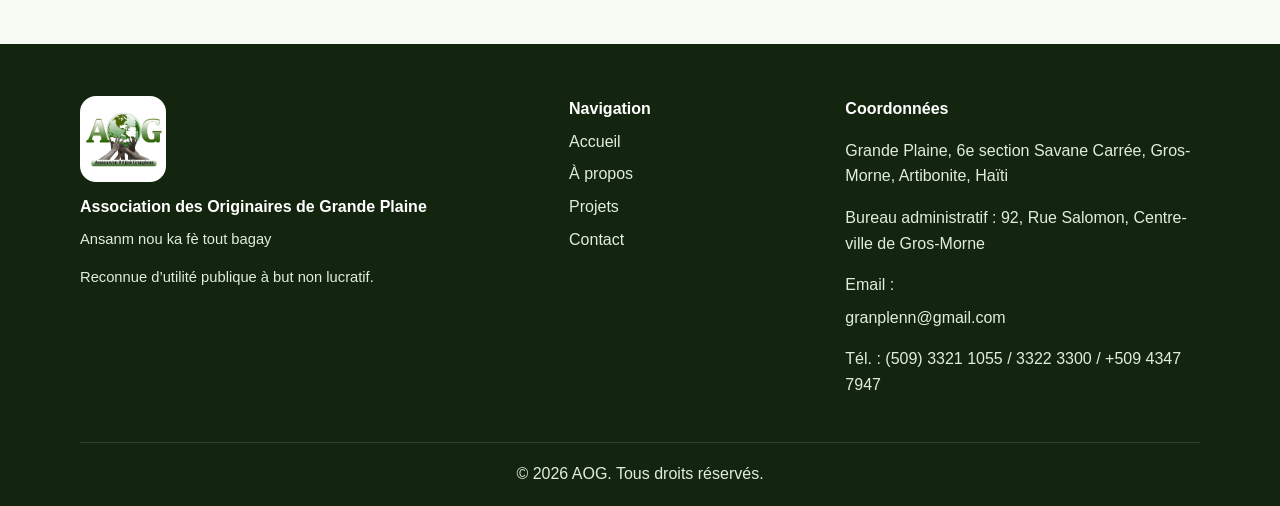
<file: views/missions.html>
<!DOCTYPE html>
<html lang="fr">
<head>
  <meta charset="UTF-8" />
  <meta name="viewport" content="width=device-width, initial-scale=1.0" />
  <title>Missions | AOG</title>
  <meta name="description" content="Missions et domaines d’intervention de l’AOG." />
  <link rel="icon" href="../assets/images/logo-aog.jpg" />
  <link rel="stylesheet" href="../assets/css/style.css" />
</head>
<body>
<header class="site-header">
  <nav class="navbar container" aria-label="Navigation principale">
    <a class="brand" href="../index.html" aria-label="Accueil AOG">
      <img src="../assets/images/logo-aog.jpg" alt="Logo AOG" class="brand-logo" />
      <span><strong>AOG</strong><small>Association des Originaires de Grande Plaine</small></span>
    </a>
    <input type="checkbox" id="menu-toggle" class="menu-toggle" aria-label="Ouvrir ou fermer le menu" />
    <label for="menu-toggle" class="menu-button"><span></span><span></span><span></span></label>
    <ul class="nav-links"><li><a href="../index.html">Accueil</a></li><li><a href="a-propos.html">À propos</a></li><li><a href="missions.html" class="active">Missions</a></li><li><a href="projets.html">Projets</a></li><li><a href="galerie.html">Galerie</a></li><li><a href="adhesion.html" class="nav-cta">Adhérer</a></li><li><a href="contact.html">Contact</a></li></ul>
  </nav>
</header>
    
    
<main>
<section class="page-hero">
    <div class="page-hero-banner"> 
    <img src="../assets/images/aog_acceuil.jpg" alt="Activité communautaire de l’AOG" />
    <div class="page-hero-overlay">
      <p class="eyebrow">Ansanm nou ka fè tout bagay</p>
        <h1>Missions de l’AOG</h1>
    </div>
    </div>
    
    <div class="container"><p class="eyebrow">Nos engagements</p>
        <p>La mission centrale de l’association est de contribuer à l’amélioration des conditions de vie de la population de Grande Plaine.</p></div>
</section>
    
<section class="section">
    <div class="container cards-grid">
        <article class="card"><span class="card-icon">📚</span><h3>Éducation</h3><p>Encourager l’excellence académique, soutenir les professeurs, jeunes, parents et directeurs, et faciliter l’accès aux matériels didactiques.</p></article>
        <article class="card"><span class="card-icon">🏥</span><h3>Santé</h3><p>Contribuer au bien-être des populations en intégrant la santé parmi les domaines prioritaires d’intervention de l’AOG.</p>
        </article>
        <article class="card"><span class="card-icon">🌾</span><h3>Agriculture</h3><p>Renforcer l’irrigation, les banques de semences, l’élevage, la production agricole et l’appui aux agriculteurs.</p>
        </article>
        <article class="card"><span class="card-icon">🌳</span><h3>Environnement</h3><p>Promouvoir la reforestation, l’assainissement, l’éveil à l’environnement et la lutte contre le changement climatique.</p>
        </article>
        <article class="card"><span class="card-icon">💻</span><h3>NTIC</h3><p>Favoriser l’accès aux nouvelles technologies de l’information et de la communication pour les jeunes et la communauté.</p>
        </article>
        <article class="card"><span class="card-icon">🧑‍🎓</span><h3>Relève communautaire</h3><p>Encadrer les jeunes, soutenir l’apprentissage de métiers, les activités culturelles et l’excellence académique.</p>
        </article>
        <article class="card"><span class="card-icon">☀️</span><h3>Énergie propre</h3><p>Développer l’éclairage et l’électrification solaire dans les zones stratégiques et les institutions communautaires.</p>
        </article><article class="card"><span class="card-icon">🛤️</span><h3>Infrastructures</h3><p>Aménager des pistes agricoles pour faciliter la circulation, l’écoulement des produits et le transport des personnes.</p>
        </article>
    </div>
    </section>
<section class="section section-light">
    <div class="container split"><div><p class="section-kicker">Population cible</p><h2>Une action ouverte à toutes les couches sociales.</h2></div><div><p>L’AOG s’adresse aux enfants de 5 à 12 ans, aux jeunes, aux adultes, aux femmes, aux agriculteurs, aux éleveurs, aux leaders communautaires et aux institutions locales.</p><div class="badge-list"><span class="badge">Enfants 5-12 ans</span><span class="badge">Jeunes</span><span class="badge">Adultes</span><span class="badge">Femmes</span><span class="badge">Agriculteurs</span><span class="badge">Écoles et institutions</span></div></div>
    </div>
</section>
</main>
    
    
    
<footer class="site-footer">
  <div class="container footer-grid">
    <div>
      <img src="../assets/images/logo-aog.jpg" alt="Logo AOG" class="footer-logo" />
      <strong>Association des Originaires de Grande Plaine</strong>
      <p class="footer-mini">Ansanm nou ka fè tout bagay</p>
      <p class="footer-mini">Reconnue d’utilité publique à but non lucratif.</p>
    </div>
    <div>
      <strong>Navigation</strong>
      <a href="../index.html">Accueil</a>
      <a href="../views/a-propos.html">À propos</a>
      <a href="../views/projets.html">Projets</a>
      <a href="../views/contact.html">Contact</a>
    </div>
    <div>
      <strong>Coordonnées</strong>
      <p>Grande Plaine, 6e section Savane Carrée, Gros-Morne, Artibonite, Haïti</p>
      <p>Bureau administratif : 92, Rue Salomon, Centre-ville de Gros-Morne</p>
      <p>Email : <a href="mailto:granplenn@gmail.com">granplenn@gmail.com</a></p>
      <p>Tél. : (509) 3321 1055 / 3322 3300 / +509 4347 7947</p>
    </div>
  </div>
  <p class="copyright">© <span id="current-year"></span> AOG. Tous droits réservés.</p>
</footer>
<script>document.getElementById('current-year').textContent = new Date().getFullYear();</script>
</body>
</html>
</file>
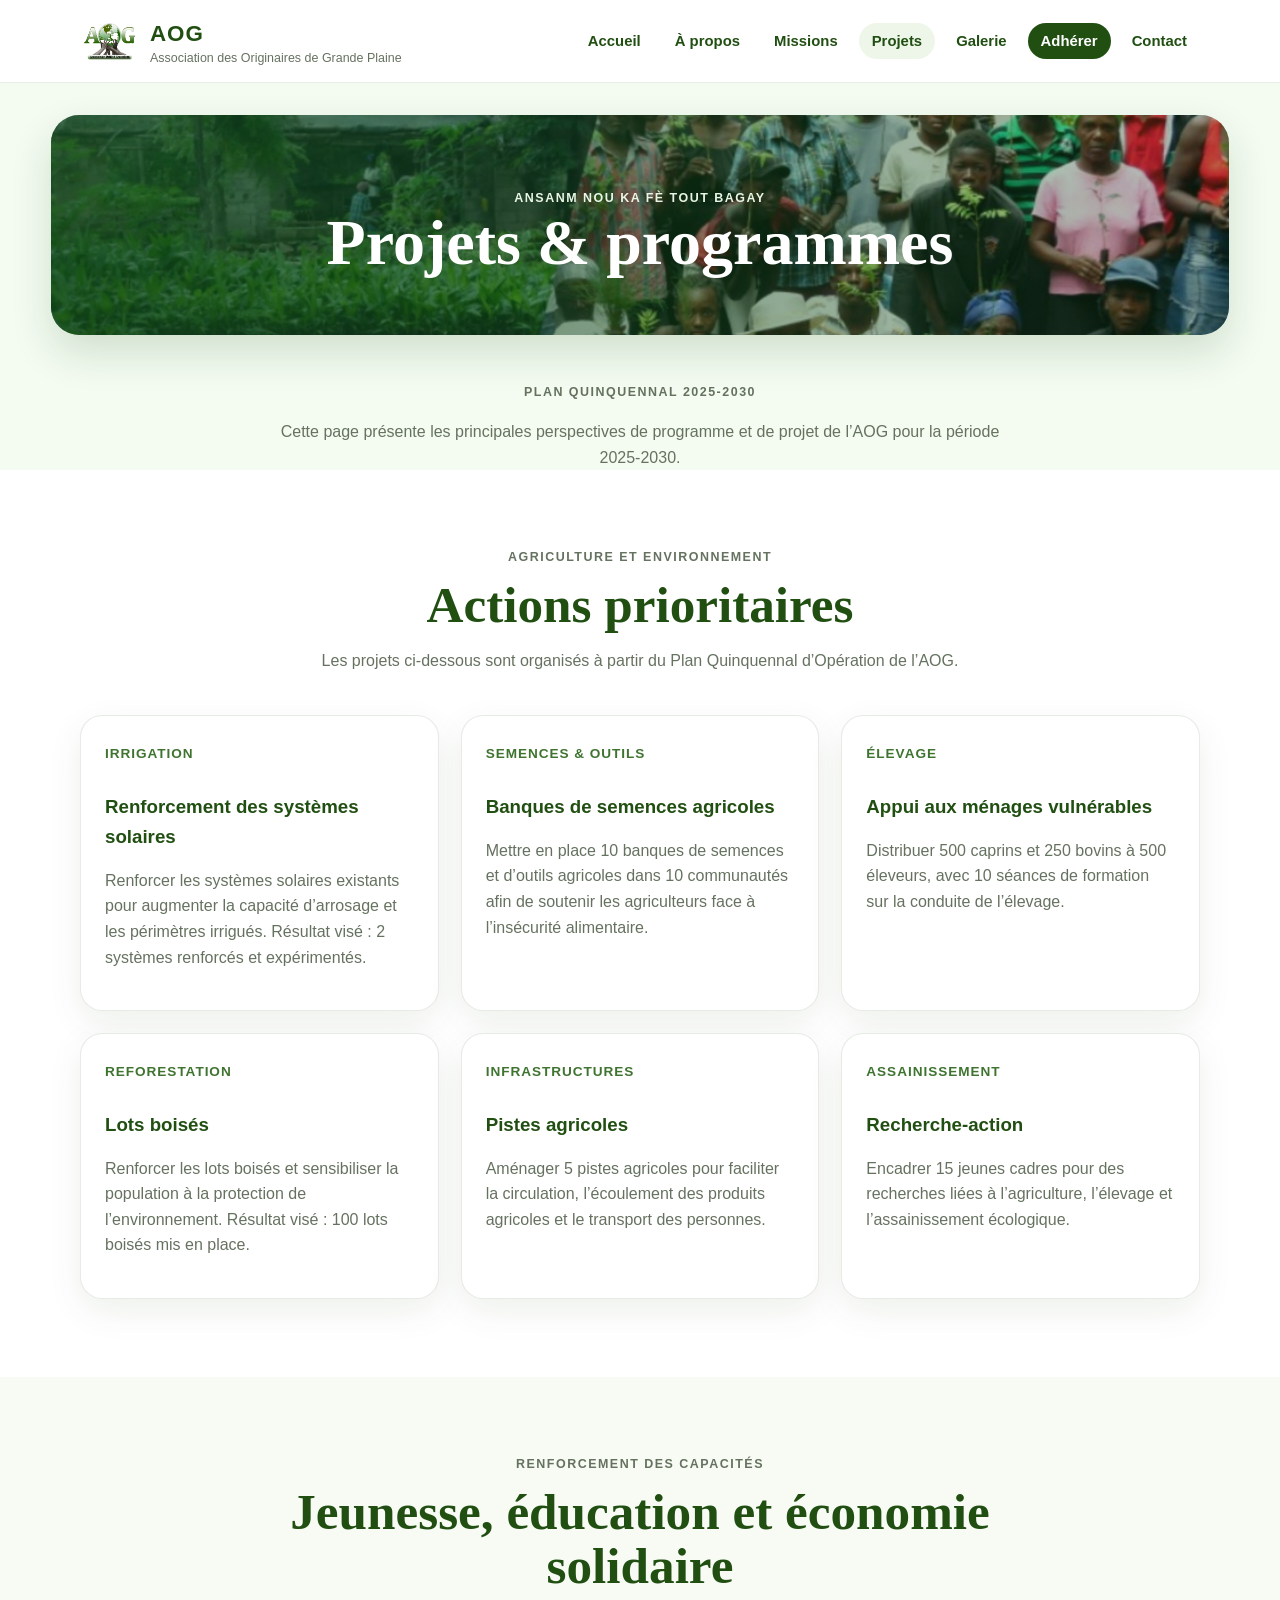
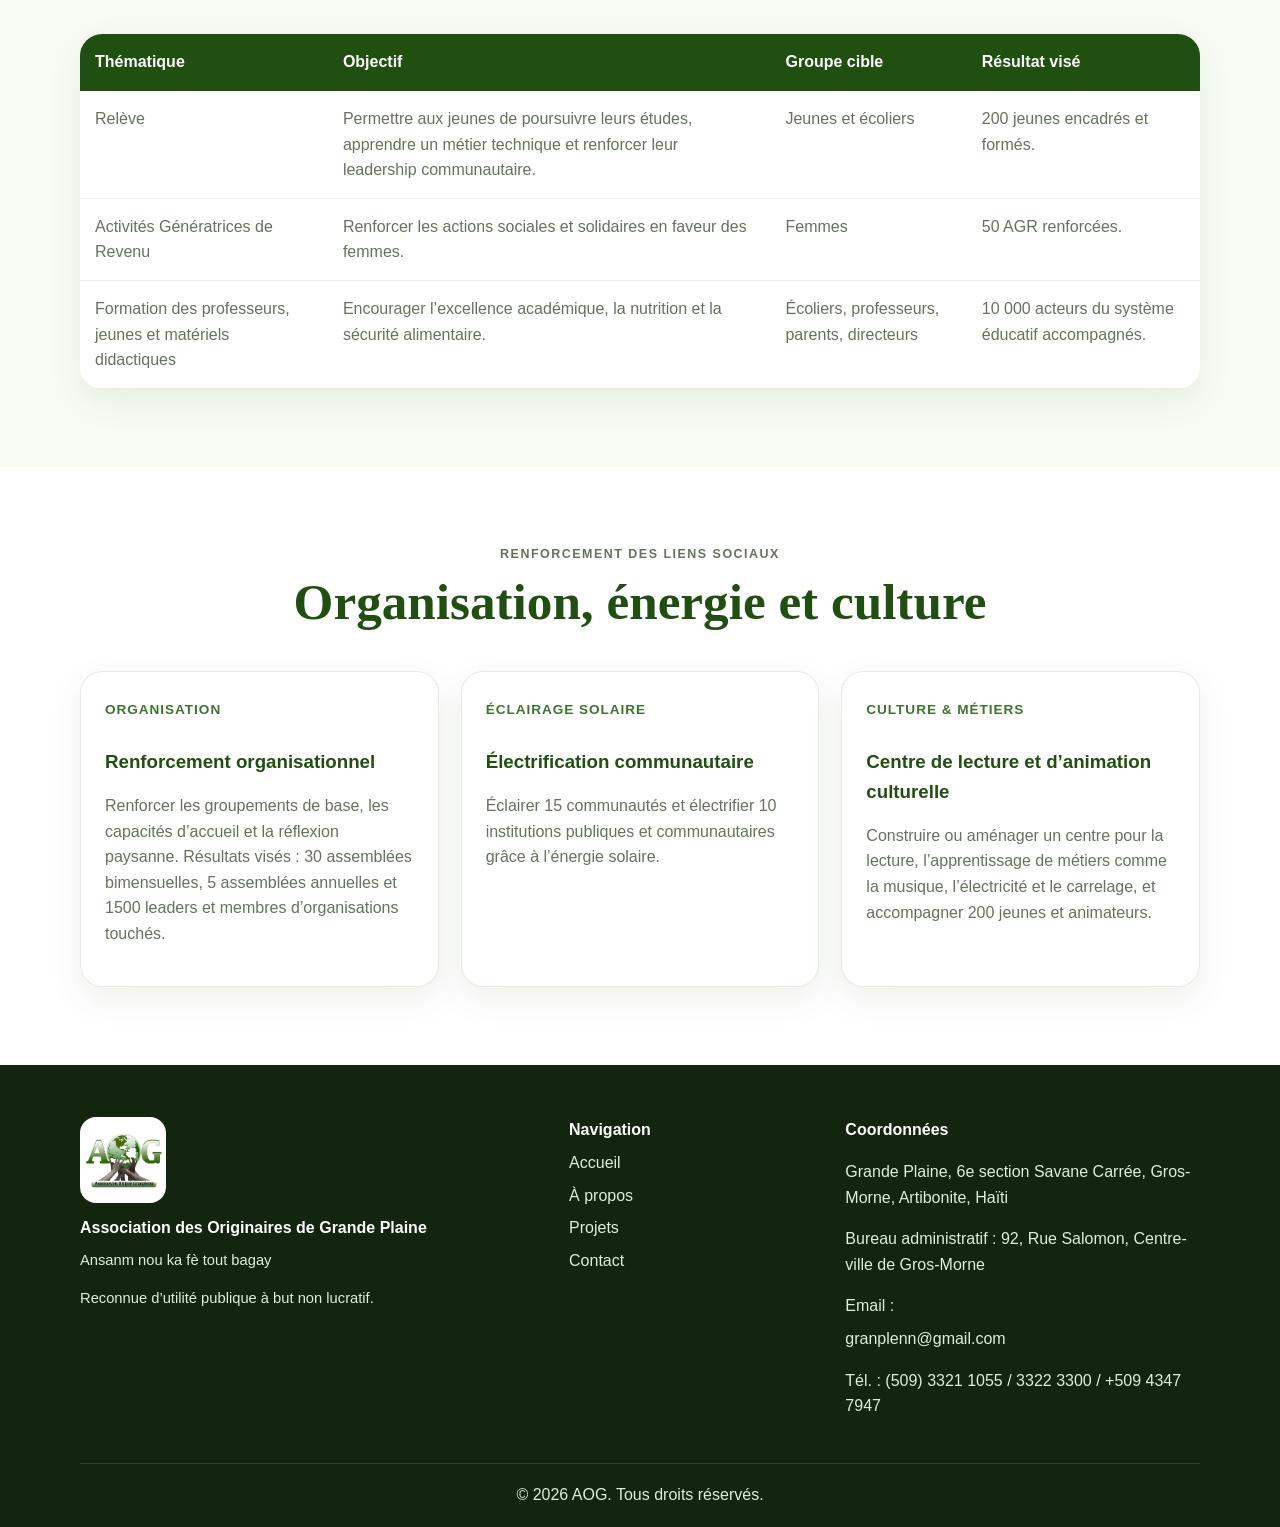
<file: views/projets.html>
<!DOCTYPE html>
<html lang="fr">
<head>
  <meta charset="UTF-8" />
  <meta name="viewport" content="width=device-width, initial-scale=1.0" />
  <title>Projets | AOG</title>
  <meta name="description" content="Plan quinquennal d’opération 2025-2030 de l’AOG." />
  <link rel="icon" href="../assets/images/logo-aog.jpg" />
  <link rel="stylesheet" href="../assets/css/style.css" />
</head>
<body>
<header class="site-header">
  <nav class="navbar container" aria-label="Navigation principale">
    <a class="brand" href="../index.html" aria-label="Accueil AOG">
      <img src="../assets/images/logo-aog.jpg" alt="Logo AOG" class="brand-logo" />
      <span><strong>AOG</strong><small>Association des Originaires de Grande Plaine</small></span>
    </a>
    <input type="checkbox" id="menu-toggle" class="menu-toggle" aria-label="Ouvrir ou fermer le menu" />
    <label for="menu-toggle" class="menu-button"><span></span><span></span><span></span></label>
    <ul class="nav-links"><li><a href="../index.html">Accueil</a></li><li><a href="a-propos.html">À propos</a></li><li><a href="missions.html">Missions</a></li><li><a href="projets.html" class="active">Projets</a></li><li><a href="galerie.html">Galerie</a></li><li><a href="adhesion.html" class="nav-cta">Adhérer</a></li><li><a href="contact.html">Contact</a></li></ul>
  </nav>
</header>
    
    
    
<main>
    
<section class="page-hero">
     <div class="page-hero-banner"> 
    <img src="../assets/images/aog_acceuil.jpg" alt="Activité communautaire de l’AOG" />
    <div class="page-hero-overlay">
      <p class="eyebrow">Ansanm nou ka fè tout bagay</p>
        <h1>Projets & programmes</h1>
    </div>
    </div>
    <div class="container">
        <p class="eyebrow">Plan quinquennal 2025-2030</p>
        <p>Cette page présente les principales perspectives de programme et de projet de l’AOG pour la période 2025-2030.</p>
    </div>
    </section>
    
<section class="section">
    <div class="container"><div class="section-heading"><p class="section-kicker">Agriculture et environnement</p><h2>Actions prioritaires</h2><p>Les projets ci-dessous sont organisés à partir du Plan Quinquennal d’Opération de l’AOG.</p></div><div class="news-grid"><article class="news-card"><span class="project-meta">Irrigation</span><h3>Renforcement des systèmes solaires</h3><p>Renforcer les systèmes solaires existants pour augmenter la capacité d’arrosage et les périmètres irrigués. Résultat visé : 2 systèmes renforcés et expérimentés.</p></article><article class="news-card"><span class="project-meta">Semences & outils</span><h3>Banques de semences agricoles</h3><p>Mettre en place 10 banques de semences et d’outils agricoles dans 10 communautés afin de soutenir les agriculteurs face à l’insécurité alimentaire.</p></article><article class="news-card"><span class="project-meta">Élevage</span><h3>Appui aux ménages vulnérables</h3><p>Distribuer 500 caprins et 250 bovins à 500 éleveurs, avec 10 séances de formation sur la conduite de l’élevage.</p></article><article class="news-card"><span class="project-meta">Reforestation</span><h3>Lots boisés</h3><p>Renforcer les lots boisés et sensibiliser la population à la protection de l’environnement. Résultat visé : 100 lots boisés mis en place.</p></article><article class="news-card"><span class="project-meta">Infrastructures</span><h3>Pistes agricoles</h3><p>Aménager 5 pistes agricoles pour faciliter la circulation, l’écoulement des produits agricoles et le transport des personnes.</p></article><article class="news-card"><span class="project-meta">Assainissement</span><h3>Recherche-action</h3><p>Encadrer 15 jeunes cadres pour des recherches liées à l’agriculture, l’élevage et l’assainissement écologique.</p></article></div>
    </div>

</section>
<section class="section section-light"><div class="container"><div class="section-heading"><p class="section-kicker">Renforcement des capacités</p><h2>Jeunesse, éducation et économie solidaire</h2></div><table class="program-table"><thead><tr><th>Thématique</th><th>Objectif</th><th>Groupe cible</th><th>Résultat visé</th></tr></thead><tbody><tr><td>Relève</td><td>Permettre aux jeunes de poursuivre leurs études, apprendre un métier technique et renforcer leur leadership communautaire.</td><td>Jeunes et écoliers</td><td>200 jeunes encadrés et formés.</td></tr><tr><td>Activités Génératrices de Revenu</td><td>Renforcer les actions sociales et solidaires en faveur des femmes.</td><td>Femmes</td><td>50 AGR renforcées.</td></tr><tr><td>Formation des professeurs, jeunes et matériels didactiques</td><td>Encourager l’excellence académique, la nutrition et la sécurité alimentaire.</td><td>Écoliers, professeurs, parents, directeurs</td><td>10 000 acteurs du système éducatif accompagnés.</td></tr></tbody></table></div>
</section>

<section class="section">
    <div class="container"><div class="section-heading"><p class="section-kicker">Renforcement des liens sociaux</p><h2>Organisation, énergie et culture</h2></div><div class="news-grid"><article class="news-card"><span class="project-meta">Organisation</span><h3>Renforcement organisationnel</h3><p>Renforcer les groupements de base, les capacités d’accueil et la réflexion paysanne. Résultats visés : 30 assemblées bimensuelles, 5 assemblées annuelles et 1500 leaders et membres d’organisations touchés.</p></article><article class="news-card"><span class="project-meta">Éclairage solaire</span><h3>Électrification communautaire</h3><p>Éclairer 15 communautés et électrifier 10 institutions publiques et communautaires grâce à l’énergie solaire.</p></article><article class="news-card"><span class="project-meta">Culture & métiers</span><h3>Centre de lecture et d’animation culturelle</h3><p>Construire ou aménager un centre pour la lecture, l’apprentissage de métiers comme la musique, l’électricité et le carrelage, et accompagner 200 jeunes et animateurs.</p></article></div>
    </div>
</section>
    
</main>
    
    
    
<footer class="site-footer">
  <div class="container footer-grid">
    <div>
      <img src="../assets/images/logo-aog.jpg" alt="Logo AOG" class="footer-logo" />
      <strong>Association des Originaires de Grande Plaine</strong>
      <p class="footer-mini">Ansanm nou ka fè tout bagay</p>
      <p class="footer-mini">Reconnue d’utilité publique à but non lucratif.</p>
    </div>
    <div>
      <strong>Navigation</strong>
      <a href="../index.html">Accueil</a>
      <a href="../views/a-propos.html">À propos</a>
      <a href="../views/projets.html">Projets</a>
      <a href="../views/contact.html">Contact</a>
    </div>
    <div>
      <strong>Coordonnées</strong>
      <p>Grande Plaine, 6e section Savane Carrée, Gros-Morne, Artibonite, Haïti</p>
      <p>Bureau administratif : 92, Rue Salomon, Centre-ville de Gros-Morne</p>
      <p>Email : <a href="mailto:granplenn@gmail.com">granplenn@gmail.com</a></p>
      <p>Tél. : (509) 3321 1055 / 3322 3300 / +509 4347 7947</p>
    </div>
  </div>
  <p class="copyright">© <span id="current-year"></span> AOG. Tous droits réservés.</p>
</footer>
<script>document.getElementById('current-year').textContent = new Date().getFullYear();</script>
</body>
</html>
</file>
<file: assets/css/style.css>
:root {
  --green-900: #214f12;
  --green-800: #2f6819;
  --green-700: #3f7430;
  --green-500: #6f9a5a;
  --green-100: #eef6ea;
  --green-50: #f7fbf4;
  --ink: #1e2a1b;
  --muted: #667260;
  --white: #ffffff;
  --sand: #f3efe4;
  --gold: #c8a85a;
  --shadow: 0 18px 50px rgba(33, 79, 18, 0.14);
  --radius: 22px;
  --container: 1120px;
}

* { box-sizing: border-box; }
html { scroll-behavior: smooth; }
body {
  margin: 0;
  font-family: Arial, Helvetica, sans-serif;
  color: var(--ink);
  background: var(--white);
  line-height: 1.6;
}
img { max-width: 100%; display: block; }
a { color: inherit; text-decoration: none; }
.container { width: min(92%, var(--container)); margin: 0 auto; }

.site-header {
  position: sticky;
  top: 0;
  z-index: 10;
  background: rgba(255,255,255,0.94);
  backdrop-filter: blur(12px);
  border-bottom: 1px solid rgba(33, 79, 18, 0.1);
}
.navbar { min-height: 82px; display: flex; align-items: center; justify-content: space-between; gap: 24px; }
.brand { display: flex; align-items: center; gap: 12px; color: var(--green-900); }
.brand-logo { width: 58px; height: 58px; object-fit: contain; border-radius: 14px; }
.brand strong { display: block; font-size: 1.4rem; letter-spacing: 0.04em; }
.brand small { display: block; max-width: 280px; color: var(--muted); font-size: 0.78rem; line-height: 1.2; }
.nav-links { display: flex; align-items: center; gap: 8px; list-style: none; margin: 0; padding: 0; }
.nav-links a { padding: 10px 13px; border-radius: 999px; font-weight: 700; font-size: 0.93rem; color: var(--green-900); }
.nav-links a:hover, .nav-links a.active { background: var(--green-100); }
.nav-links .nav-cta { background: var(--green-900); color: var(--white); }
.nav-links .nav-cta:hover { background: var(--green-700); }
.menu-toggle { display: none; }
.menu-button { display: none; cursor: pointer; }
.menu-button span { display: block; width: 28px; height: 3px; margin: 5px 0; background: var(--green-900); border-radius: 3px; }

.hero {
  padding: 86px 0;
  background:
    radial-gradient(circle at 80% 20%, rgba(111,154,90,.25), transparent 35%),
    linear-gradient(135deg, var(--green-50), var(--white) 48%, var(--sand));
}
.hero-grid { display: grid; grid-template-columns: 1.25fr .75fr; align-items: center; gap: 56px; }
.eyebrow, .section-kicker { margin: 0 0 10px; color: var(--green-700); font-weight: 800; text-transform: uppercase; letter-spacing: .12em; font-size: .78rem; }
.hero h1, .section h2, .page-hero h1 { margin: 0; line-height: 1.05; color: var(--green-900); font-family: Georgia, 'Times New Roman', serif; }
.hero h1 { font-size: clamp(2.4rem, 6vw, 5rem); }
.hero-text { max-width: 660px; font-size: 1.15rem; color: var(--muted); }
.hero-actions { display: flex; flex-wrap: wrap; gap: 14px; margin-top: 28px; }
.btn { display: inline-flex; align-items: center; justify-content: center; padding: 13px 22px; border-radius: 999px; font-weight: 800; border: 2px solid transparent; transition: transform .2s ease, background .2s ease; }
.btn:hover { transform: translateY(-2px); }
.btn-primary { background: var(--green-900); color: var(--white); }
.btn-secondary { border-color: var(--green-900); color: var(--green-900); background: var(--white); }
.btn-white { background: var(--white); color: var(--green-900); }
.hero-card { padding: 26px; border-radius: var(--radius); background: rgba(255,255,255,.85); box-shadow: var(--shadow); text-align: center; }
.hero-card img { margin: 0 auto 18px; border-radius: 18px; }
.hero-card p { color: var(--muted); margin: 0; }

.section { padding: 78px 0; }
.section-light { background: var(--green-50); }
.section-green { background: linear-gradient(135deg, var(--green-900), var(--green-700)); color: var(--white); }
.section-green h2, .section-green p { color: var(--white); }
.section-kicker.light { color: #dfeeda; }
.split { display: grid; grid-template-columns: .9fr 1.1fr; gap: 42px; align-items: start; }
.section h2 { font-size: clamp(2rem, 4vw, 3.2rem); }
.section-heading { text-align: center; max-width: 720px; margin: 0 auto 42px; }
.section-heading p { color: var(--muted); }
.cards-grid { display: grid; grid-template-columns: repeat(4, 1fr); gap: 18px; }
.card, .news-card, .content-card, .contact-card, .form-card { background: var(--white); border: 1px solid rgba(33,79,18,.11); border-radius: var(--radius); padding: 24px; box-shadow: 0 12px 35px rgba(33, 79, 18, 0.08); }
.card-icon { font-size: 2rem; }
.card h3, .news-card h3 { color: var(--green-900); margin-bottom: 10px; }
.card p, .news-card p, .content-card p, .contact-card p { color: var(--muted); }
.callout { display: flex; align-items: center; justify-content: space-between; gap: 28px; }
.callout p { max-width: 650px; }
.news-grid { display: grid; grid-template-columns: repeat(3, 1fr); gap: 22px; }
.news-card time { color: var(--green-700); font-weight: 800; font-size: .85rem; }
.news-card a { color: var(--green-900); font-weight: 800; }

.page-hero { padding: 68px 0; background: linear-gradient(135deg, var(--green-50), var(--sand)); text-align: center; }
.page-hero h1 { font-size: clamp(2.2rem, 5vw, 4rem); }
.page-hero p { max-width: 760px; margin: 16px auto 0; color: var(--muted); }
.content-grid { display: grid; grid-template-columns: repeat(2, 1fr); gap: 24px; }
.full-width { grid-column: 1 / -1; }
.list-check { padding-left: 0; list-style: none; }
.list-check li { margin: 12px 0; padding-left: 30px; position: relative; }
.list-check li::before { content: '✓'; position: absolute; left: 0; color: var(--green-700); font-weight: 900; }
.gallery-grid { display: grid; grid-template-columns: repeat(3, 1fr); gap: 18px; }
.gallery-placeholder { min-height: 220px; border-radius: var(--radius); background: linear-gradient(135deg, var(--green-100), var(--sand)); display: grid; place-items: center; color: var(--green-900); font-weight: 800; text-align: center; padding: 20px; }
.form-row { display: grid; grid-template-columns: repeat(2,1fr); gap: 16px; }
label { display: block; font-weight: 800; margin: 12px 0 6px; color: var(--green-900); }
input, textarea, select { width: 100%; padding: 13px 14px; border: 1px solid rgba(33,79,18,.18); border-radius: 14px; font: inherit; }
textarea { min-height: 150px; resize: vertical; }

.site-footer { background: #14250f; color: var(--white); padding: 52px 0 20px; }
.footer-grid { display: grid; grid-template-columns: 1.3fr .7fr 1fr; gap: 28px; }
.footer-logo { width: 86px; border-radius: 16px; margin-bottom: 12px; }
.site-footer a { display: block; color: #dfeeda; margin: 7px 0; }
.site-footer p { color: #dfeeda; }
.copyright { text-align: center; border-top: 1px solid rgba(255,255,255,.12); margin: 28px auto 0; padding-top: 18px; width: min(92%, var(--container)); }

@media (max-width: 900px) {
  .menu-button { display: block; }
  .nav-links { position: absolute; left: 4%; right: 4%; top: 82px; display: none; flex-direction: column; align-items: stretch; padding: 18px; background: var(--white); border-radius: 18px; box-shadow: var(--shadow); }
  .menu-toggle:checked ~ .nav-links { display: flex; }
  .hero-grid, .split, .content-grid, .footer-grid { grid-template-columns: 1fr; }
  .cards-grid, .news-grid, .gallery-grid { grid-template-columns: repeat(2, 1fr); }
  .callout { align-items: flex-start; flex-direction: column; }
}
@media (max-width: 620px) {
  .brand small { display: none; }
  .cards-grid, .news-grid, .gallery-grid, .form-row { grid-template-columns: 1fr; }
  .hero { padding: 56px 0; }
  .section { padding: 54px 0; }
}



/* nouvelle images

.hero {
  background:
    linear-gradient(rgba(19, 82, 31, 0.78), rgba(19, 82, 31, 0.72)),
    url("../images/kobit_1.jpg");
  background-size: cover;
  background-position: center;
  color: white;
} */

.hero {
  padding-top: 0;
  background: linear-gradient(135deg, #f7fbf4 0%, #edf7ea 50%, #ffffff 100%);
}

.hero-banner {
  width: min(92%, 1280px);
  height: 230px;
  margin: 1.5rem auto 4rem auto;
  border-radius: 28px;
  overflow: hidden;
  box-shadow: 0 22px 45px rgba(25, 89, 34, 0.16);
}

.hero-banner img {
  width: 100%;
  height: 100%;
  object-fit: cover;
  object-position: center;
  display: block;
}

.hero-grid {
  align-items: center;
}

.hero-content {
  padding-top: 0;
}

.hero-card img {
  width: 100%;
  height: 360px;
  object-fit: cover;
  object-position: center;
  border-radius: 22px;
  display: block;
}

@media (max-width: 900px) {
  .hero-banner {
    height: 220px;
    margin-bottom: 2.5rem;
    border-radius: 0 0 24px 24px;
  }

  .hero-card img {
    height: 260px;
  }
}

@media (max-width: 600px) {
  .hero-banner {
    height: 170px;
  }

  .hero-card img {
    height: 220px;
  }
}

/**  notre but **/

.split-with-image {
  align-items: center;
  gap: 3rem;
}

.section-image-card {
  border-radius: 24px;
  overflow: hidden;
  box-shadow: 0 20px 45px rgba(19, 82, 31, 0.18);
  border: 6px solid #ffffff;
}

.section-image-card img {
  width: 100%;
  height: 360px;
  object-fit: cover;
  display: block;
}

@media (max-width: 768px) {
  .section-image-card img {
    height: 240px;
  }
}

/**   pour les vues **/

.page-hero {
  background: #f4fbf1;
  padding: 2rem 0 0;
}

.page-hero-banner {
  position: relative;
  width: min(92%, 1280px);
  height: 220px;
  margin: 0 auto 3rem;
  border-radius: 28px;
  overflow: hidden;
  box-shadow: 0 18px 40px rgba(25, 89, 34, 0.16);
}

.page-hero-banner img {
  width: 100%;
  height: 100%;
  object-fit: cover;
  object-position: center;
  display: block;
}

.page-hero-banner::after {
  content: "";
  position: absolute;
  inset: 0;
  background: linear-gradient(
    90deg,
    rgba(18, 73, 27, 0.78),
    rgba(18, 73, 27, 0.28)
  );
}

.page-hero-overlay {
  position: absolute;
  inset: 0;
  z-index: 1;
  display: flex;
  flex-direction: column;
  justify-content: center;
  padding: 2rem 4rem;
  color: white;
}

.page-hero-overlay h1 {
  color: white;
  font-size: clamp(2rem, 5vw, 4rem);
  margin: 0;
}

.page-hero-overlay .eyebrow {
  color: #e8f5e4;
}

@media (max-width: 768px) {
  .page-hero-banner {
    height: 170px;
    border-radius: 22px;
  }

  .page-hero-overlay {
    padding: 1.5rem;
  }
}




/* Compléments pour les contenus AOG pré-remplis */
.stats-grid { display: grid; grid-template-columns: repeat(4, 1fr); gap: 16px; margin-top: 26px; }
.stat-card { background: var(--white); border: 1px solid rgba(33,79,18,.12); border-radius: var(--radius); padding: 22px; text-align: center; box-shadow: 0 12px 35px rgba(33, 79, 18, 0.08); }
.stat-card strong { display: block; font-size: clamp(1.8rem, 4vw, 2.6rem); color: var(--green-900); line-height: 1; }
.stat-card span { display: block; color: var(--muted); margin-top: 8px; font-weight: 700; }
.badge-list { display: flex; flex-wrap: wrap; gap: 10px; margin-top: 18px; }
.badge { display: inline-flex; align-items: center; padding: 8px 13px; border-radius: 999px; background: var(--green-100); color: var(--green-900); font-weight: 800; font-size: .9rem; }
.info-list { list-style: none; padding: 0; margin: 0; }
.info-list li { border-bottom: 1px solid rgba(33,79,18,.1); padding: 12px 0; }
.info-list strong { color: var(--green-900); }
.program-table { width: 100%; border-collapse: collapse; overflow: hidden; border-radius: var(--radius); background: var(--white); box-shadow: 0 12px 35px rgba(33,79,18,.08); }
.program-table th, .program-table td { padding: 15px; border-bottom: 1px solid rgba(33,79,18,.1); text-align: left; vertical-align: top; }
.program-table th { background: var(--green-900); color: var(--white); }
.program-table td { color: var(--muted); }
.project-meta { display: inline-block; margin-bottom: 8px; color: var(--green-700); font-weight: 900; font-size: .85rem; text-transform: uppercase; letter-spacing: .07em; }
.notice { padding: 18px 20px; border-left: 5px solid var(--green-700); background: var(--green-50); border-radius: 14px; color: var(--muted); }
.footer-mini { margin-top: 8px; font-size: .92rem; }
@media (max-width: 900px) { .stats-grid { grid-template-columns: repeat(2, 1fr); } .program-table { display: block; overflow-x: auto; } }
@media (max-width: 620px) { .stats-grid { grid-template-columns: 1fr; } }
</file>
